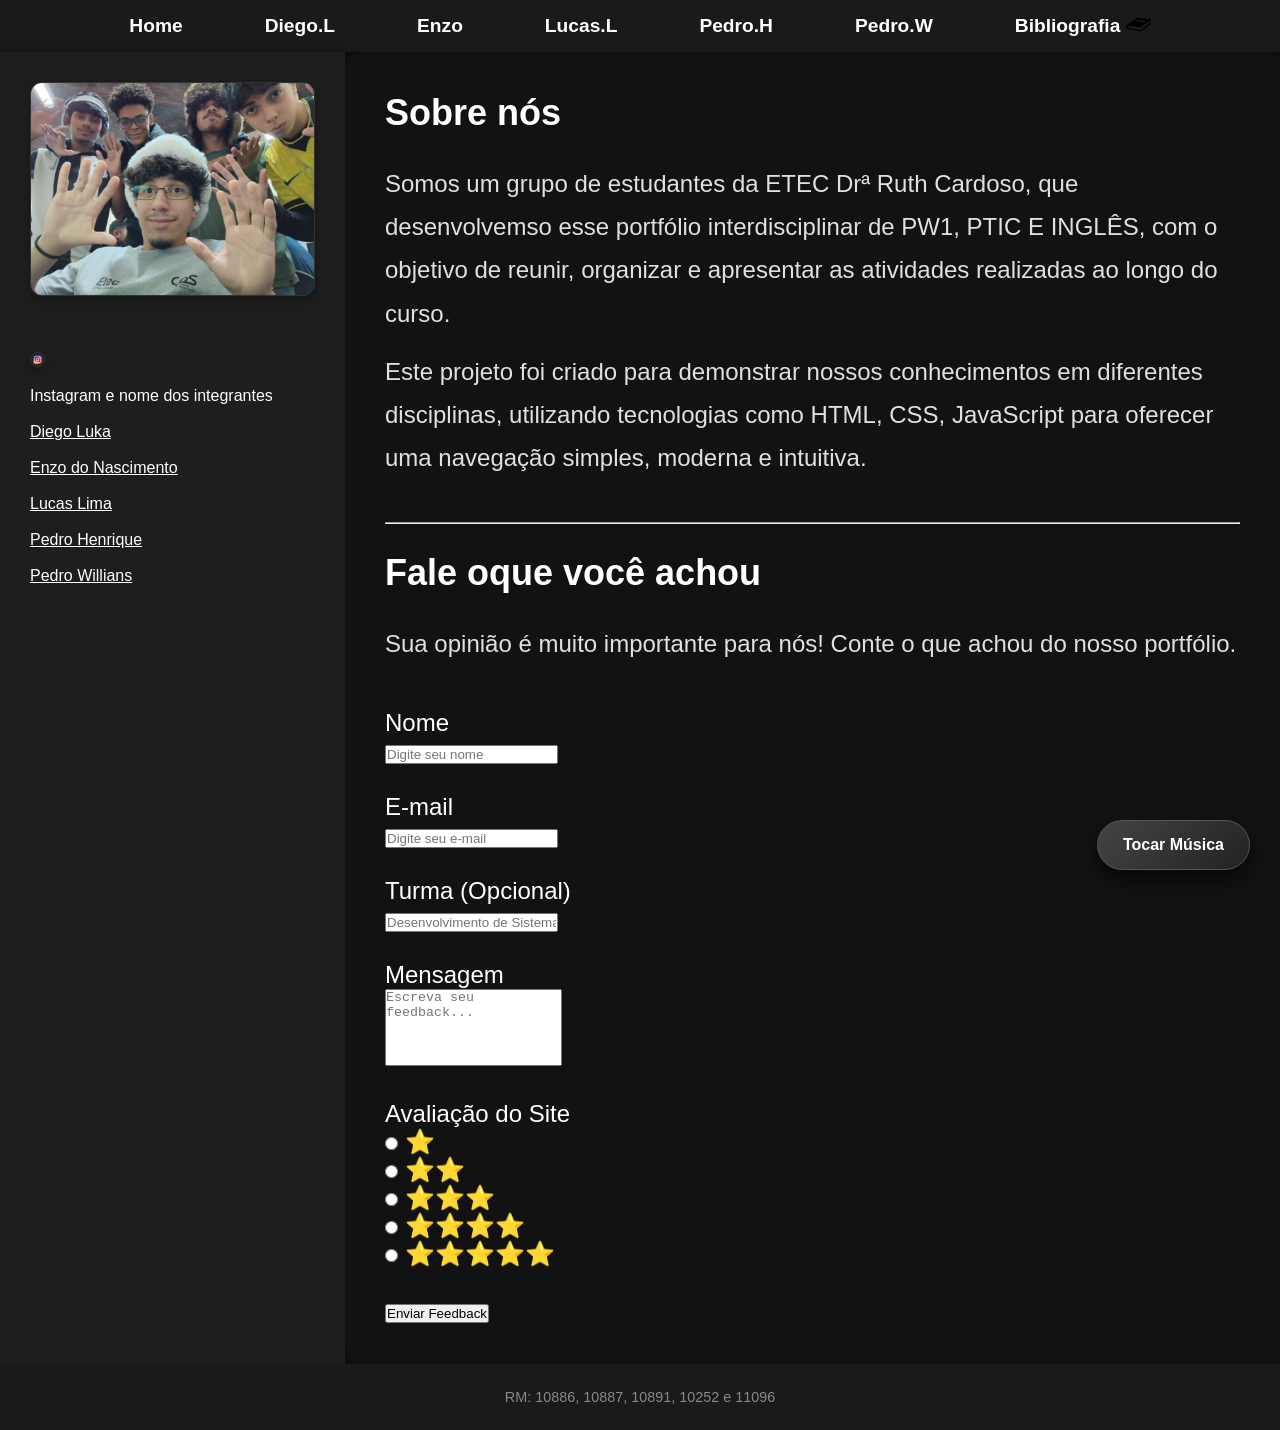
<file: index.html>
<!DOCTYPE html>
<html lang="pt-BR">
<head>
    <meta charset="UTF-8">
    <meta name="viewport" content="width=device-width, initial-scale=1.0">
    <title>Trabalho Interdiciplinar</title>

    <link rel="stylesheet" href="style.css">

    <link rel="stylesheet" href="Lucas_Lima/stylelucas.css">

</head>
<body>

     <nav>
        <ul>
            <li><a href="index.html">Home</a></li>
            <li><a href="Diego_Luka/pag1.html" >Diego.L</a></li>
            <li><a href="Enzo/pag2.html">Enzo</a></li>
            <li><a href="Lucas_Lima/pag3.html">Lucas.L</a></li>
            <li><a href="Pedro_Henrique/pag4.html">Pedro.H</a></li>
            <li><a href="Pedro_Wilians/pag5.html">Pedro.W</a></li>
            <li><a href="bibliografia/pag6.html">Bibliografia 
            <img src="book.png" alt="Logo" width="25" height="15" class="d-inline-block align-text-top"></a>
            <div class="container-fluid"> </div></li>
        </ul>
     </nav>

        <div class="container">
        <aside>
            <img src="galerinha.jpeg"> <br><br>
            <img src="Insta.png" class="insta">Instagram e nome dos integrantes<br><br>
            <a href="https://www.instagram.com/_olderror/" target="_blank" style="color: #FFFFFF; text-decoration: underline;">Diego Luka</a><br><br>
            <a href="https://www.instagram.com/nascimento1x5/" target="_blank" style="color: #FFFFFF; text-decoration: underline;">Enzo do Nascimento</a><br><br>
            <a href="https://www.instagram.com/lucasamostrado/" target="_blank" style="color: #FFFFFF; text-decoration: underline;">Lucas Lima</a><br><br>
            <a href="https://www.instagram.com/olc.ph/" target="_blank" style="color: #FFFFFF; text-decoration: underline;">Pedro Henrique</a><br><br>
            <a href="https://www.instagram.com/pedro28willians/" target="_blank" style="color: #FFFFFF; text-decoration: underline;">Pedro Willians</a><br><br>
        </aside>
        
<main>

    <h2>Sobre nós</h2><br>
    <p>Somos um grupo de estudantes da ETEC Drª Ruth Cardoso, que desenvolvemso esse portfólio interdisciplinar de PW1, PTIC E INGLÊS, com o objetivo de reunir, organizar e apresentar as atividades realizadas ao longo do curso.</p>
    <p>Este projeto foi criado para demonstrar nossos conhecimentos em diferentes disciplinas, utilizando tecnologias como HTML, CSS, JavaScript para oferecer uma navegação simples, moderna e intuitiva.</p><br>
    
    <hr>
    <br>
    <form>


        <section class="container my-5" id="feedback">
        <div class="row justify-content-center">
        <div class="col-lg-8">

            <h2 class="text-center mb-3">Fale oque você achou</h2><br>
            <p class="text-center text-muted mb-4">Sua opinião é muito importante para nós! Conte o que achou do nosso portfólio.</p><br>

            <form>
                <div class="mb-3">
                    <label for="nome" class="form-label">Nome</label><br>
                    <input type="text" class="form-control" id="nome" placeholder="Digite seu nome" required>
                </div><br>
                <div class="mb-3">
                    <label for="email" class="form-label">E-mail</label><br>
                    <input type="email" class="form-control" id="email" placeholder="Digite seu e-mail" required>
                </div><br>
                <div class="mb-3">
                    <label for="turma" class="form-label">Turma (Opcional)</label><br>
                    <input type="text" class="form-control" id="turma" placeholder="Desenvolvimento de Sistemas" >
                </div><br>
                <div class="mb-3">
                    <label for="mensagem" class="form-label">Mensagem</label><br>
                    <textarea class="form-control" id="mensagem" rows="5" placeholder="Escreva seu feedback..." required style="resize: none;"></textarea>
                </div><br>
                <div class="mb-4">
                    <label class="form-label d-block">Avaliação do Site</label>

                    <div class="form-check form-check-inline">
                        <input class="form-check-input" type="radio" name="avaliacao" id="estrela1" value="1" required>
                        <label class="form-check-label" for="estrela1">⭐</label>
                    </div>
                    <div class="form-check form-check-inline">
                        <input class="form-check-input" type="radio" name="avaliacao" id="estrela2" value="2">
                        <label class="form-check-label" for="estrela2">⭐⭐</label>
                    </div>
                    <div class="form-check form-check-inline">
                        <input class="form-check-input" type="radio" name="avaliacao" id="estrela3" value="3">
                        <label class="form-check-label" for="estrela3">⭐⭐⭐</label>
                    </div>
                    <div class="form-check form-check-inline">
                        <input class="form-check-input" type="radio" name="avaliacao" id="estrela4" value="4">
                        <label class="form-check-label" for="estrela4">⭐⭐⭐⭐</label>
                    </div>
                    <div class="form-check form-check-inline">
                        <input class="form-check-input" type="radio" name="avaliacao" id="estrela5" value="5">
                        <label class="form-check-label" for="estrela5">⭐⭐⭐⭐⭐</label><br>
                    </div>
                </div><br>

                <div class="d-grid">
                    <button type="submit" class="btn btn-primary btn-lg">
                        Enviar Feedback
                    </button>
    </div>
    </form>
    </div>
    </div>
    </section>

    </form>

    <!-- Botão da música -->
<button id="btnMusica" class="musica-btn">
    Tocar Música
</button>

<!-- Áudio -->
<audio id="musica" loop>
    <source src="musica_fundo_site.mp3" type="audio/mpeg">
    Seu navegador não suporta áudio.
</audio>

<script src="script.js"></script>

</main>
  
     </div>

     <footer>RM: 10886, 10887, 10891, 10252 e 11096 </footer>

</body>
</html>
</file>
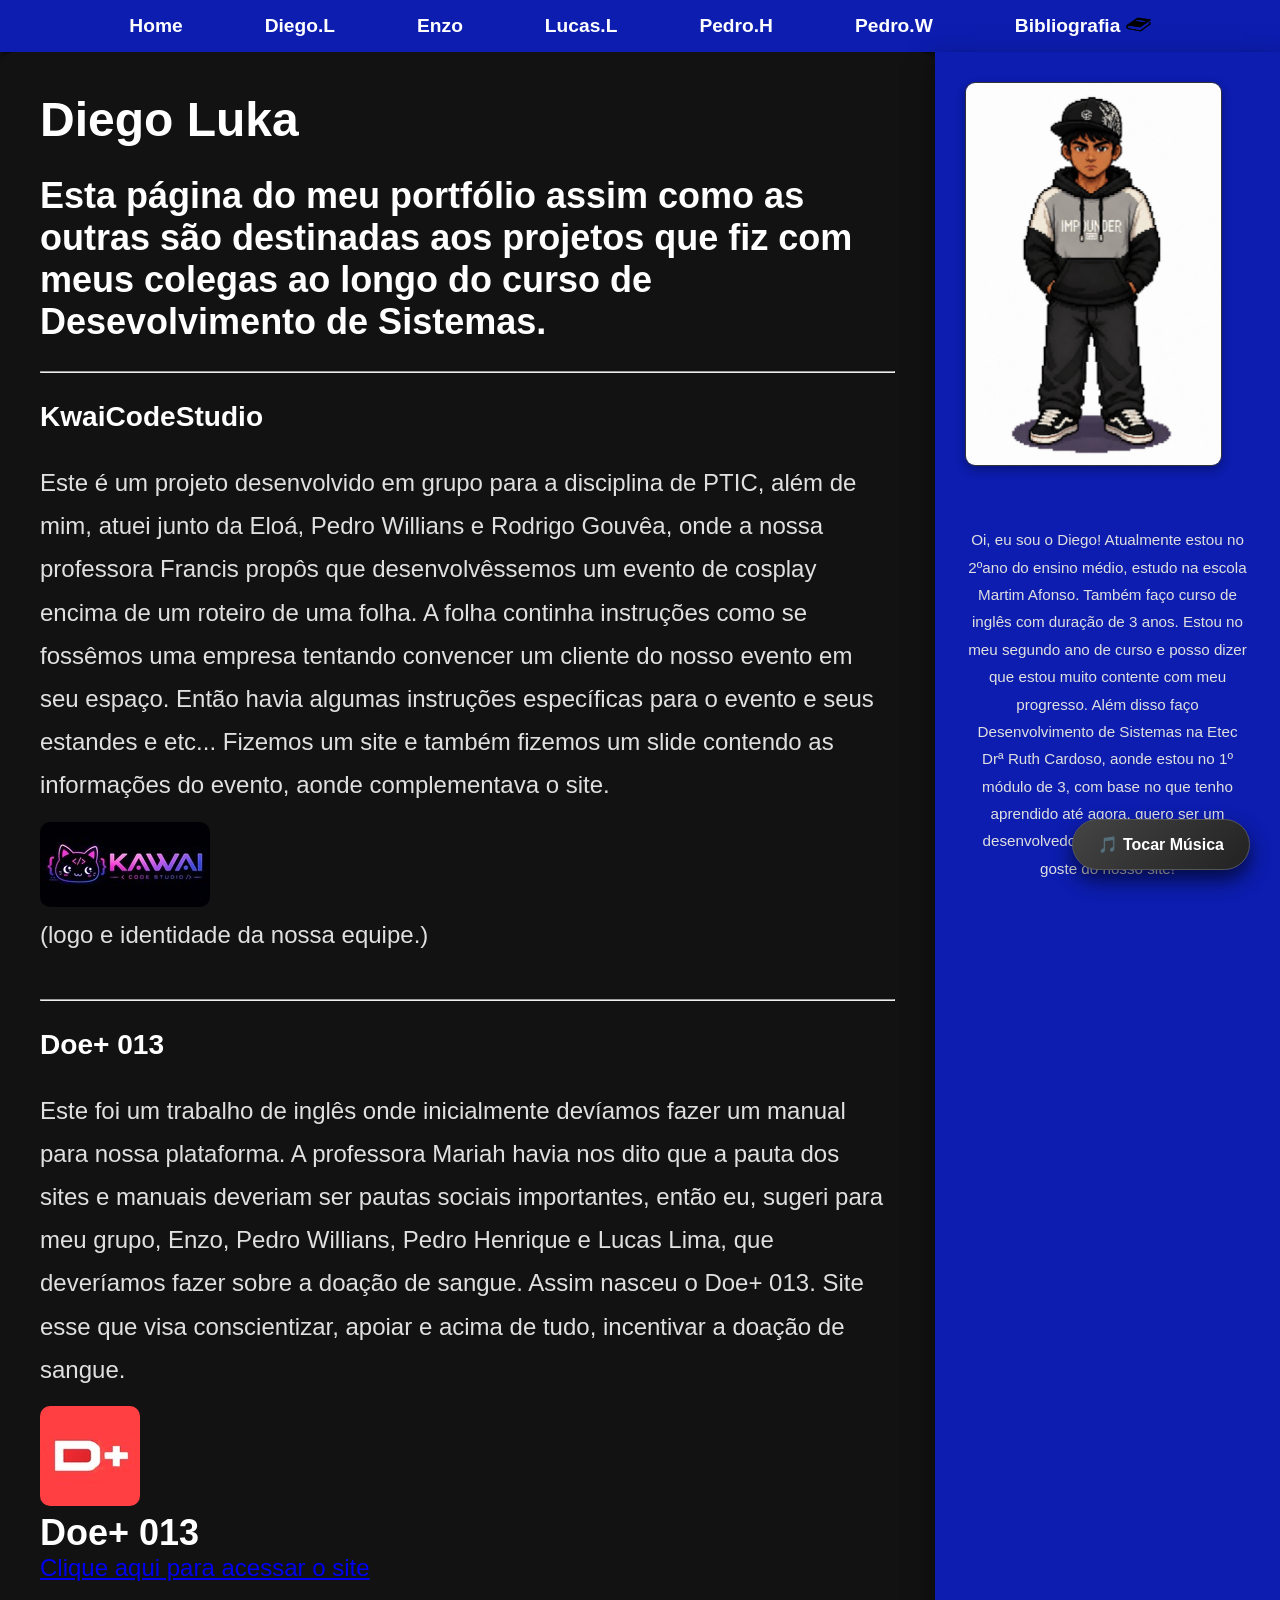
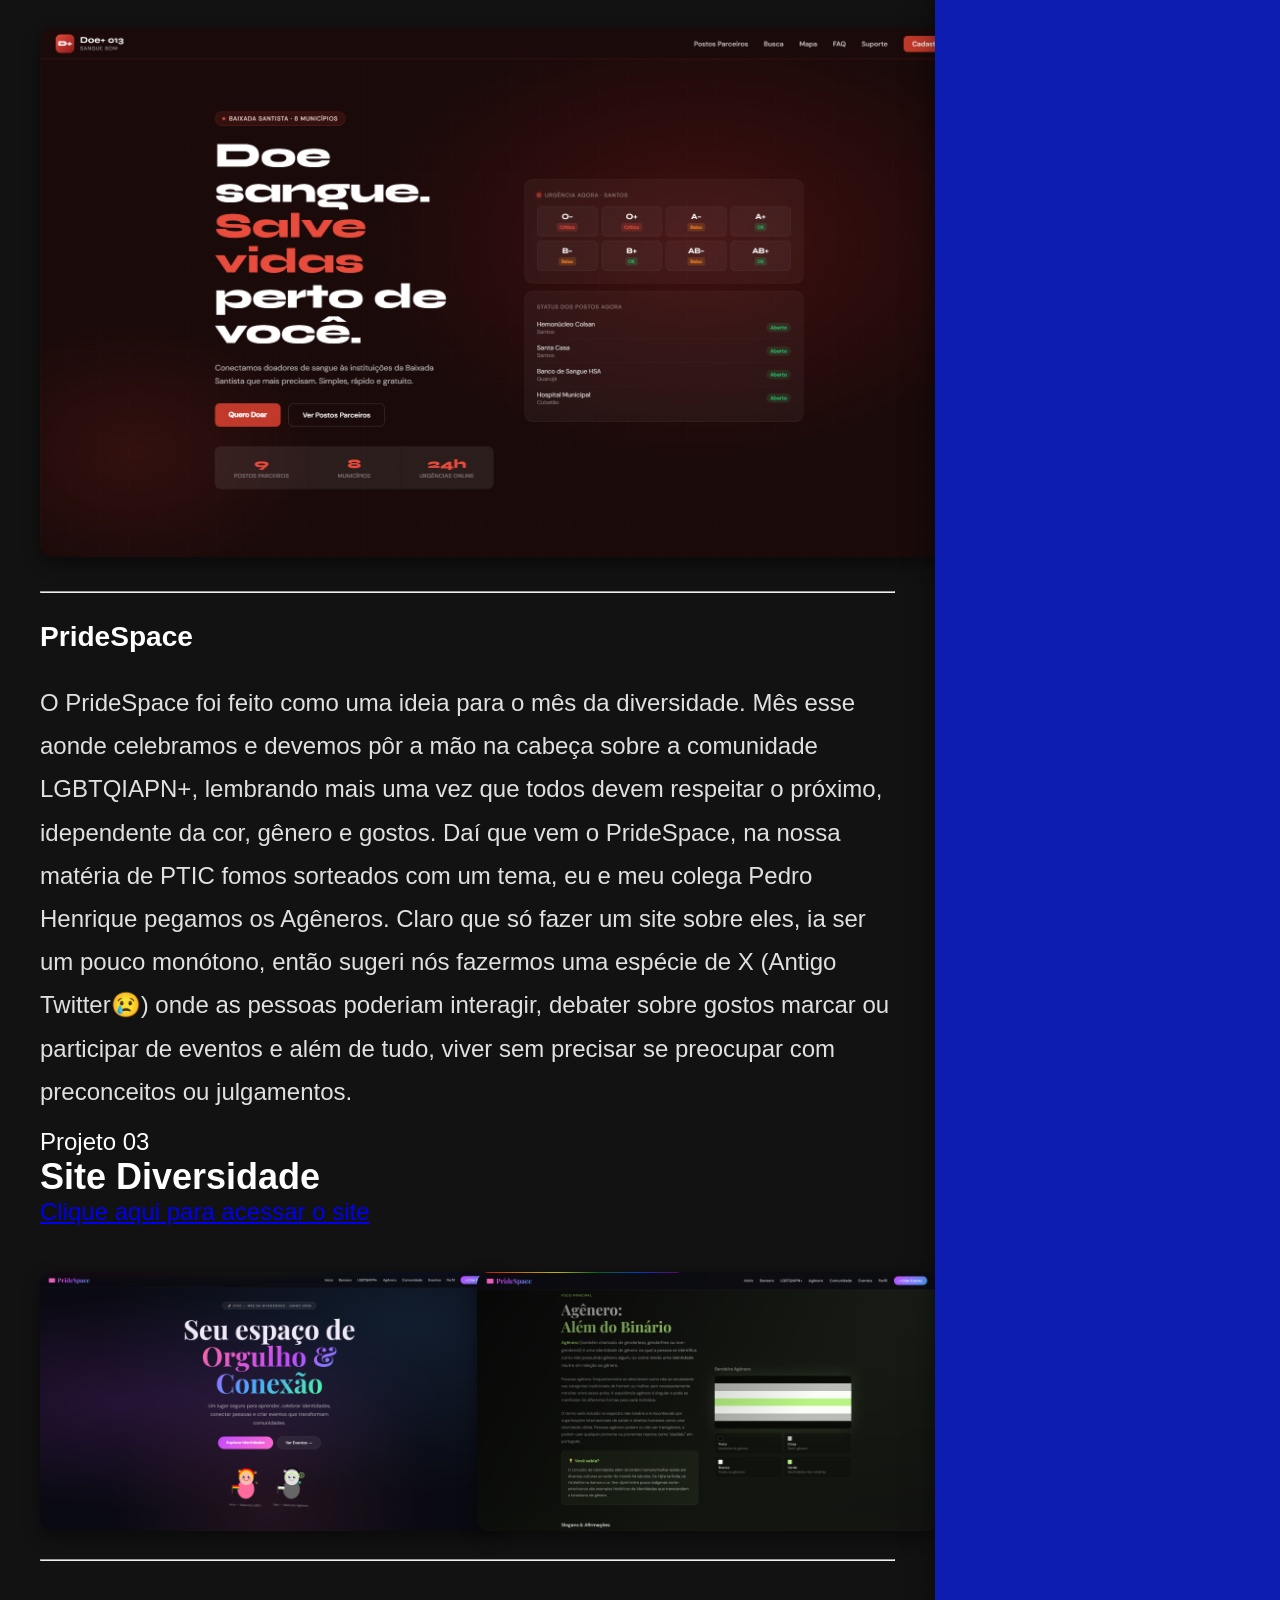
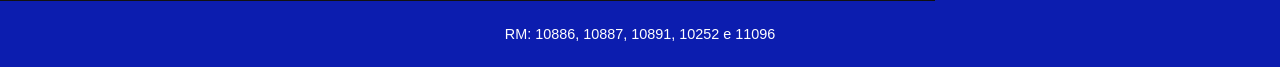
<file: Diego_Luka/pag1.html>
<!DOCTYPE html>
<html lang="pt-BR">
<head>
    <meta charset="UTF-8">
    <meta name="viewport" content="width=device-width, initial-scale=1.0">
    <title>Diego Luka</title>
    <link rel="stylesheet" href="..\style.css">
    <link rel="stylesheet" href="stylediego.css">
</head>
<body>

    <nav>

        <ul>
            <li><a href="..\index.html">Home</a></li>
            <li><a href="..\Diego_Luka/pag1.html">Diego.L</a></li>
            <li><a href="..\Enzo/pag2.html">Enzo</a></li>
            <li><a href="..\Lucas_Lima/pag3.html">Lucas.L</a></li>
            <li><a href="..\Pedro_Henrique/pag4.html">Pedro.H</a></li>
            <li><a href="..\Pedro_Wilians/pag5.html">Pedro.W</a></li>
             <li><a href="..\bibliografia/pag6.html">Bibliografia 
            <img src="book.png" alt="Logo" width="25" height="15" class="d-inline-block align-text-top"></a>
            
            <div class="container-fluid"> </div></li>
            
        </ul>
    </nav>

    <div class="container">
        <main>
            <h1>Diego Luka</h1><br>
            <h2>Esta página do meu portfólio assim como as outras são destinadas aos projetos que fiz com meus colegas ao longo do curso de Desevolvimento de Sistemas.</h2><br><hr><br>
            <h3>KwaiCodeStudio</h3><br>
            <p>Este é um projeto desenvolvido em grupo para a disciplina de PTIC, além de mim, atuei junto da Eloá, Pedro Willians e Rodrigo Gouvêa, onde a nossa professora Francis propôs que desenvolvêssemos um evento de cosplay encima de um roteiro de uma folha. A folha continha instruções como se fossêmos uma empresa tentando convencer um cliente do nosso evento em seu espaço. Então havia algumas instruções específicas para o evento e seus estandes e etc... Fizemos um site e também fizemos um slide contendo as informações do evento, aonde complementava o site.</p> 
            <div class="card1">
            <img src="logo_cosplay.png.jpeg" alt="Logo KwaiCodeStudio">
            </div>
            <p>(logo e identidade da nossa equipe.) </p> <br><hr><br>
            <h3>Doe+ 013</h3><br>
            <p>Este foi um trabalho de inglês onde inicialmente devíamos fazer um manual para nossa plataforma. A professora Mariah havia nos dito que a pauta dos sites e manuais deveriam ser pautas sociais importantes, então eu, sugeri para meu grupo, Enzo, Pedro Willians, Pedro Henrique e Lucas Lima, que deveríamos fazer sobre a doação de sangue. Assim nasceu o Doe+ 013. Site esse que visa conscientizar, apoiar e acima de tudo, incentivar a doação de sangue.</p>
            <div class="doe">
            <img src="Doe+_logo.png.jpeg" alt="Logo Doe+ 013">
            </div>
            <h2>Doe+ 013</h2>
             <a href="https://sanguebom.vercel.app/">Clique aqui para acessar o site</a><br><br>
             <div class="Doemais">
                <img src="Doe+.png">
            <br><br><hr><br>
            <h3>PrideSpace</h3><br>
            <p>O PrideSpace foi feito como uma ideia para o mês da diversidade. Mês esse aonde celebramos e devemos pôr a mão na cabeça sobre a comunidade LGBTQIAPN+, lembrando mais uma vez que todos devem respeitar o próximo, idependente da cor, gênero e gostos. Daí que vem o PrideSpace, na nossa matéria de PTIC fomos sorteados com um tema, eu e meu colega Pedro Henrique pegamos os Agêneros. Claro que só fazer um site sobre eles, ia ser um pouco monótono, então sugeri nós fazermos uma espécie de X (Antigo Twitter😢) onde as pessoas poderiam interagir, debater sobre gostos marcar ou participar de eventos e além de tudo, viver sem precisar se preocupar com preconceitos ou julgamentos.</p>

            <span class="eyebrow">Projeto 03</span>
            <h2>Site Diversidade</h2>
            <a href="https://jun-diversidade.vercel.app/">Clique aqui para acessar o site</a><br><br>
            <div class="Diversidade">
                <img src="jundiversidade01.png">
                <img src="jundiversidade02.png">
            </div><br><hr>
            
        </main>

        <aside>
            <div class="card">
            <img src="Pixdiego.jpeg">
            </div><br><br>
            <p>Oi, eu sou o Diego!

                Atualmente estou no 2ºano do ensino médio, estudo na escola Martim Afonso. Também faço curso de inglês com duração de 3 anos. Estou no meu segundo ano de curso e posso dizer que estou muito contente com meu progresso.

                Além disso faço Desenvolvimento de Sistemas na Etec Drª Ruth Cardoso, aonde estou no 1º módulo de 3, com base no que tenho aprendido até agora, quero ser um desenvolvedor front-end. Espero que goste do nosso site!
            </p>
        </aside>

    </div>

    <footer>RM: 10886, 10887, 10891, 10252 e 11096</footer>

        <!-- Botão da música -->
<button id="btnMusica" class="musica-btn">
    🎵 Tocar Música
</button>

<!-- Áudio -->
<audio id="musica" loop>
    <source src="musica_fundo_site.mp3" type="audio/mpeg">
    Seu navegador não suporta áudio.
</audio>

<script src="scriptdiego.js"></script>

</body>
</html>
</file>
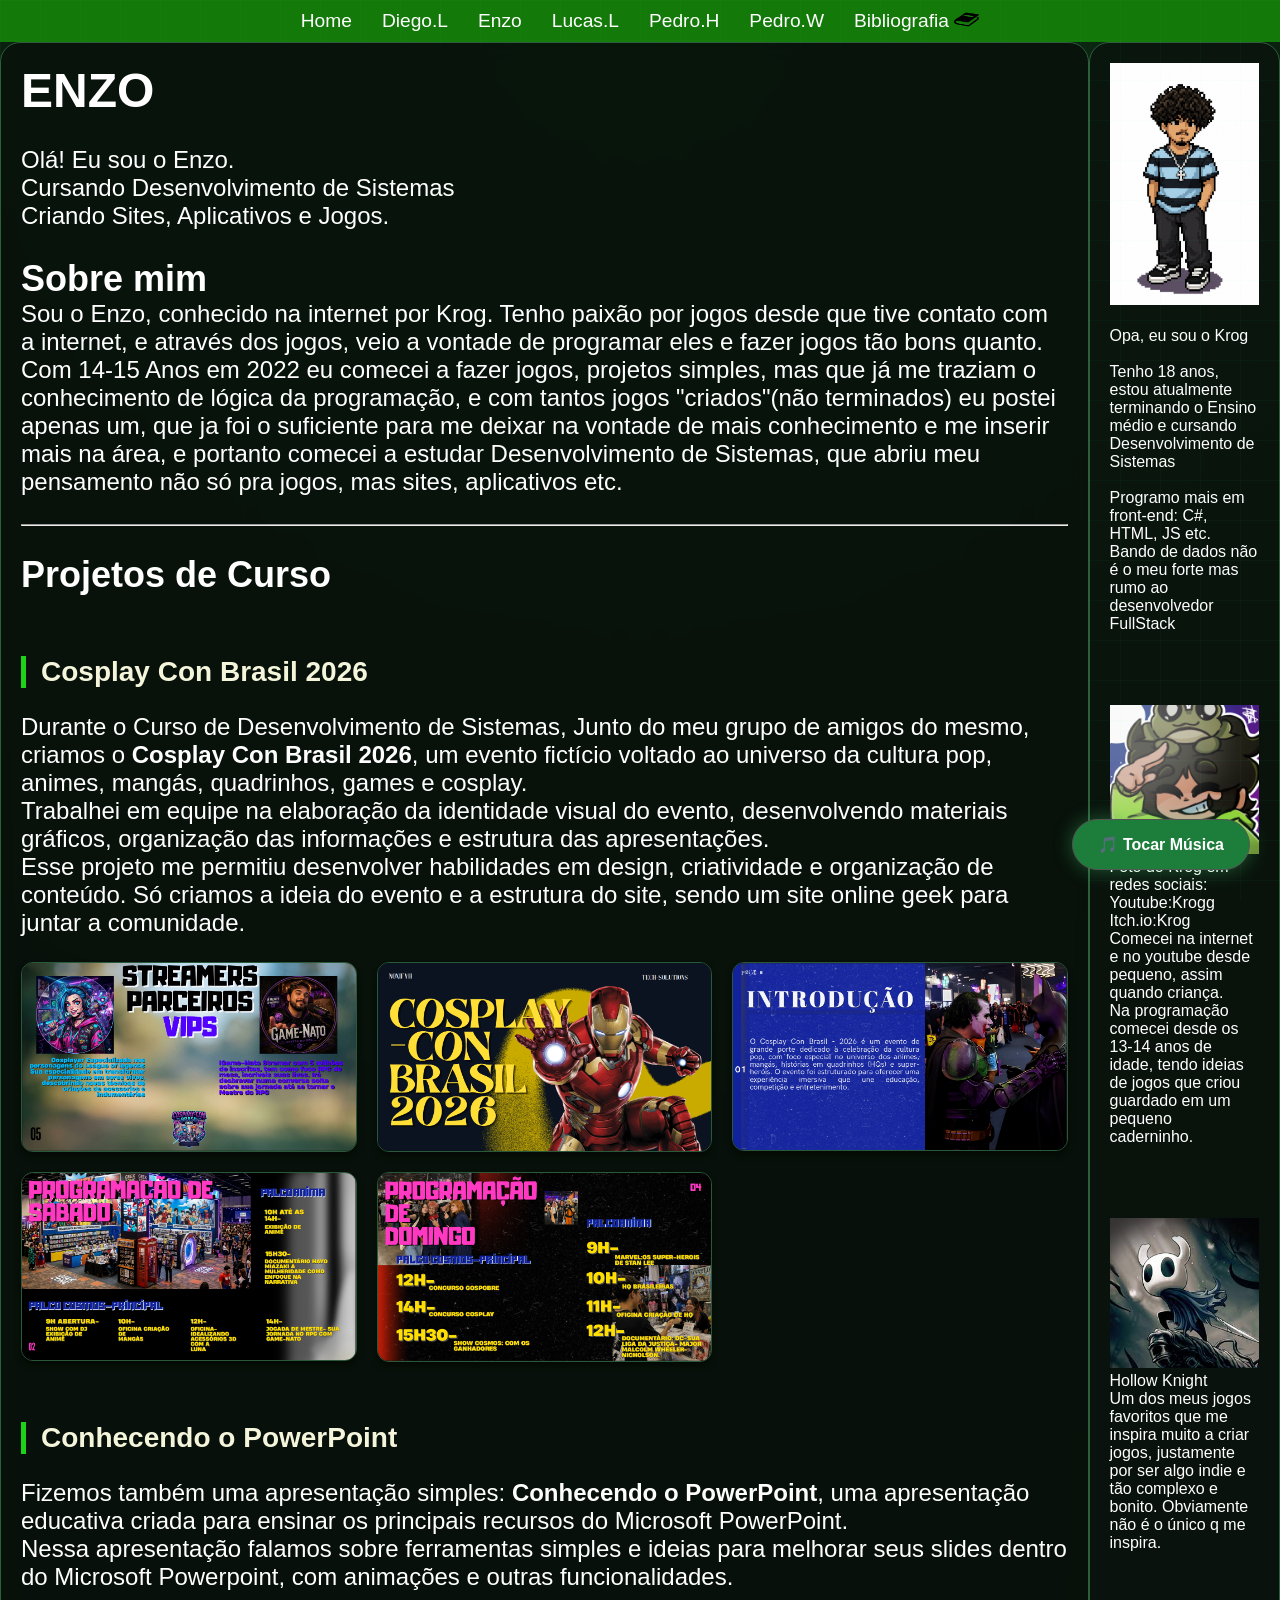
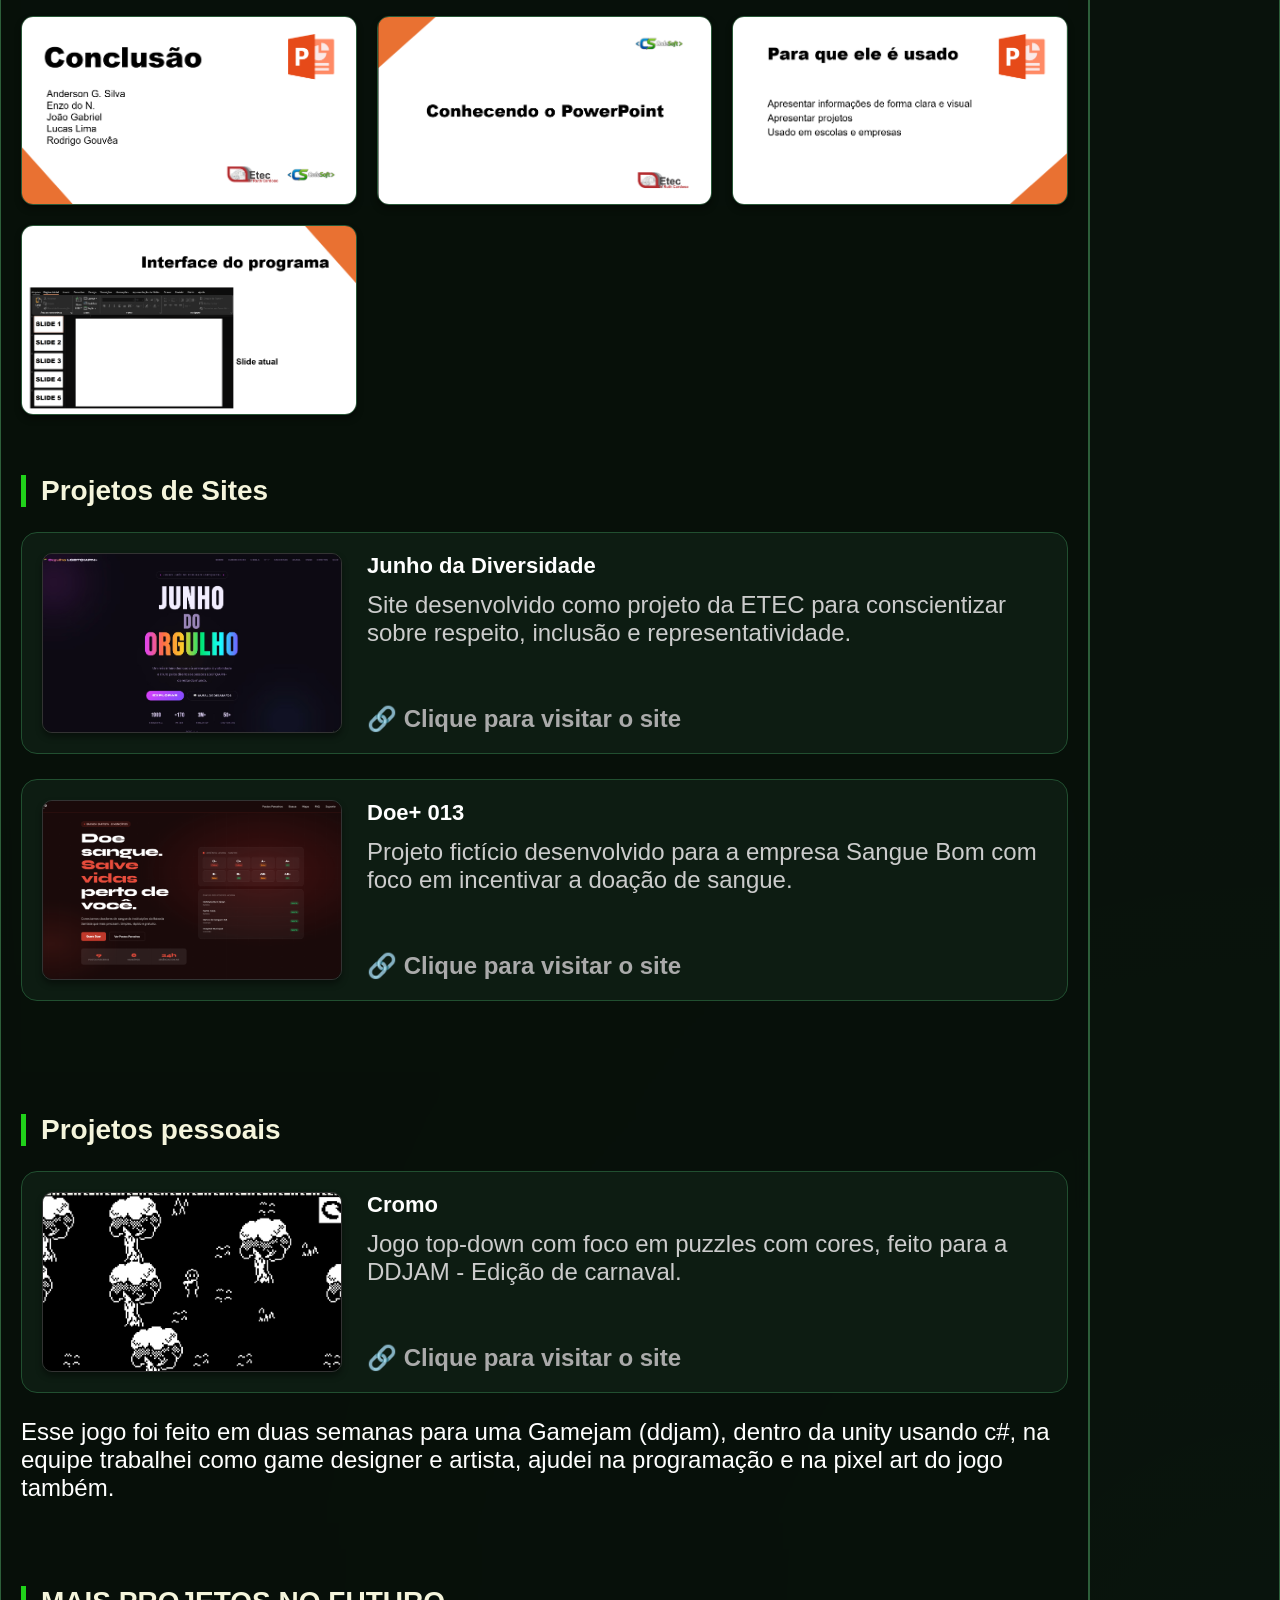
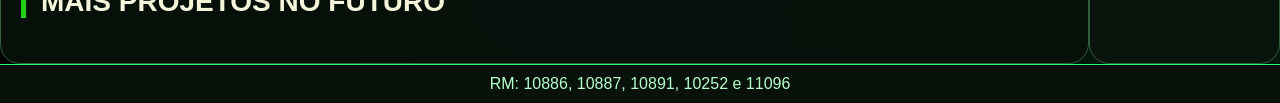
<file: Enzo/pag2.html>
<!DOCTYPE html>
<html lang="pt-BR">
<head>
    <meta charset="UTF-8">
    <meta name="viewport" content="width=device-width, initial-scale=1.0">
    <title>Enzo</title>
    <link rel="stylesheet" href="styleenzo.css">
    <link rel="stylesheet" href="..\style.css">
</head>
<body>
    
    <nav>

        <ul>
            <li><a href="..\index.html">Home</a></li>
            <li><a href="..\Diego_Luka/pag1.html">Diego.L</a></li>
            <li><a href="..\Enzo/pag2.html">Enzo</a></li>
            <li><a href="..\Lucas_Lima/pag3.html">Lucas.L</a></li>
            <li><a href="..\Pedro_Henrique/pag4.html">Pedro.H</a></li>
            <li><a href="..\Pedro_Wilians/pag5.html">Pedro.W</a></li>
            <li><a href="..\bibliografia/pag6.html">Bibliografia 
            <img src="book.png" alt="Logo" width="25" height="15" class="d-inline-block align-text-top"></a>
            <div class="container-fluid"> </div></li>
        </ul>
    </nav>

    <div class="container">
        <main>
            <h1>ENZO</h1><br>
            <p>Olá! Eu sou o Enzo.</p>
            <h6></h6>
            <p>Cursando Desenvolvimento de Sistemas</p>
            <p>Criando Sites, Aplicativos e Jogos.</p>
            <br>
            <h2>Sobre mim</h2>
            <p id="1">
                Sou o Enzo, conhecido na internet por Krog. Tenho paixão por jogos desde que tive contato com a internet,
                e através dos jogos, veio a vontade de programar eles e fazer jogos tão bons quanto.
                Com 14-15 Anos em 2022 eu comecei a fazer jogos, projetos simples, mas que já me traziam o conhecimento de lógica da programação, e com tantos jogos "criados"(não terminados)
                eu postei apenas um, que ja foi o suficiente para me deixar na vontade de mais conhecimento e me inserir mais na área, e portanto comecei a estudar Desenvolvimento de Sistemas,
                que abriu meu pensamento não só pra jogos, mas sites, aplicativos etc.
            </p>
            <br>
            <hr>
            <br>
            <h2>Projetos de Curso</h2>
            <section class="projeto">
                <h2>Cosplay Con Brasil 2026</h2>

                <p>Durante o Curso de Desenvolvimento de Sistemas, Junto do meu grupo de amigos do mesmo, criamos o <strong>Cosplay Con Brasil 2026</strong>, um evento fictício voltado ao universo da cultura pop, animes, mangás, quadrinhos, games e cosplay.</p>

                <p>Trabalhei em equipe na elaboração da identidade visual do evento, desenvolvendo materiais gráficos, organização das informações e estrutura das apresentações.</p>

                <p>Esse projeto me permitiu desenvolver habilidades em design, criatividade e organização de conteúdo. Só criamos a ideia do evento e a estrutura do site, sendo um site online geek para juntar a comunidade.</p>

                <div class="galeria-evento">
                    <img src="imagens/cosplay1.png" alt="">
                    <img src="imagens/cosplay2.png" alt="">
                    <img src="imagens/cosplay3.png" alt="">
                    <img src="imagens/cosplay4.png" alt="">
                    <img src="imagens/cosplay5.png" alt="">
                </div>
            </section>

            <section class="projeto">
                <h2>Conhecendo o PowerPoint</h2>

                <p>Fizemos também uma apresentação simples: <strong>Conhecendo o PowerPoint</strong>, uma apresentação educativa criada para ensinar os principais recursos do Microsoft PowerPoint.</p>

                <p>Nessa apresentação falamos sobre ferramentas simples e ideias para melhorar seus slides dentro do Microsoft Powerpoint, com animações e outras funcionalidades.</p>

                <div class="galeria-evento">
                    <img src="imagens/conhecendo1.png" alt="">
                    <img src="imagens/conhecendo2.png" alt="">
                    <img src="imagens/conhecendo3.png" alt="">
                    <img src="imagens/conhecendo4.png" alt="">
                </div>
            </section>

            <section class="projeto">
                <h2>Projetos de Sites</h2>

                <a class="projeto-card" href="https://parada-lgbtqiapn-de-junho.vercel.app/" target="_blank">
                    <img src="imagens/lgbt.jpeg" alt="">
                    <div class="projeto-info">
                        <h3>Junho da Diversidade</h3>
                        <p>Site desenvolvido como projeto da ETEC para conscientizar sobre respeito, inclusão e representatividade.</p>
                        <span>🔗 Clique para visitar o site</span>
                    </div>
                </a>

                <a class="projeto-card" href="https://sanguebom.vercel.app/" target="_blank">
                    <img src="imagens/Doe.png" alt="">
                    <div class="projeto-info">
                        <h3>Doe+ 013</h3>
                        <p>Projeto fictício desenvolvido para a empresa Sangue Bom com foco em incentivar a doação de sangue.</p>
                        <span>🔗 Clique para visitar o site</span>
                    </div>
                </a>

            </section>
            <br>
             <section class="projeto">
                <h2>Projetos pessoais</h2>

                <a class="projeto-card" href="https://victorduck.itch.io/cromo" target="_blank">
                    <img src="imagens/cromo.jpeg" alt="">
                    <div class="projeto-info">
                        <h3>Cromo</h3>
                        <p>Jogo top-down com foco em puzzles com cores, feito para a DDJAM - Edição de carnaval.</p>
                        <span>🔗 Clique para visitar o site</span>
                    </div>
                </a>

                <p>Esse jogo foi feito em duas semanas para uma Gamejam (ddjam), dentro da unity usando c#, na equipe trabalhei como game designer e artista, ajudei na programação e na pixel art do jogo também.</p>
<br><br><br>
                <h2>MAIS PROJETOS NO FUTURO</h2>
            </section>


        </main>

        <aside>
            <img src="Pixenzo.jpeg"><br><br>
            <p>Opa, eu sou o Krog</p><br>
            <p>Tenho 18 anos, estou atualmente terminando o Ensino médio e cursando Desenvolvimento de Sistemas</p><br>
            <p>Programo mais em front-end: C#, HTML, JS etc. Bando de dados não é o meu forte mas rumo ao desenvolvedor FullStack</p>
<br><br><br><br>

            <img src="imagens/krogcanal.png">
            <p>Foto do Krog em redes sociais:</p>
            <p>Youtube:Krogg</p>
            <p>Itch.io:Krog</p>
            <p>Comecei na internet e no youtube desde pequeno, assim quando criança.</p>
            <p>Na programação comecei desde os 13-14 anos de idade, tendo ideias de jogos que criou guardado em um pequeno caderninho.</p>
<br><br><br><br>

            <img src="imagens/hk.jpg">
            <p>Hollow Knight</p>
            <p>Um dos meus jogos favoritos que me inspira muito a criar jogos, justamente por ser algo indie e tão complexo e bonito. Obviamente não é o único q me inspira. </p>
        </aside>

    </div>

    <footer>RM: 10886, 10887, 10891, 10252 e 11096</footer>

       <!-- Botão da música -->
<button id="btnMusica" class="musica-btn">
    🎵 Tocar Música
</button>

<!-- Áudio -->
<audio id="musica" loop>
    <source src="musica_fundo_site.mp3" type="audio/mpeg">
    Seu navegador não suporta áudio.
</audio>

<script src="scriptenzo.js"></script>


</body>
</html>
</file>
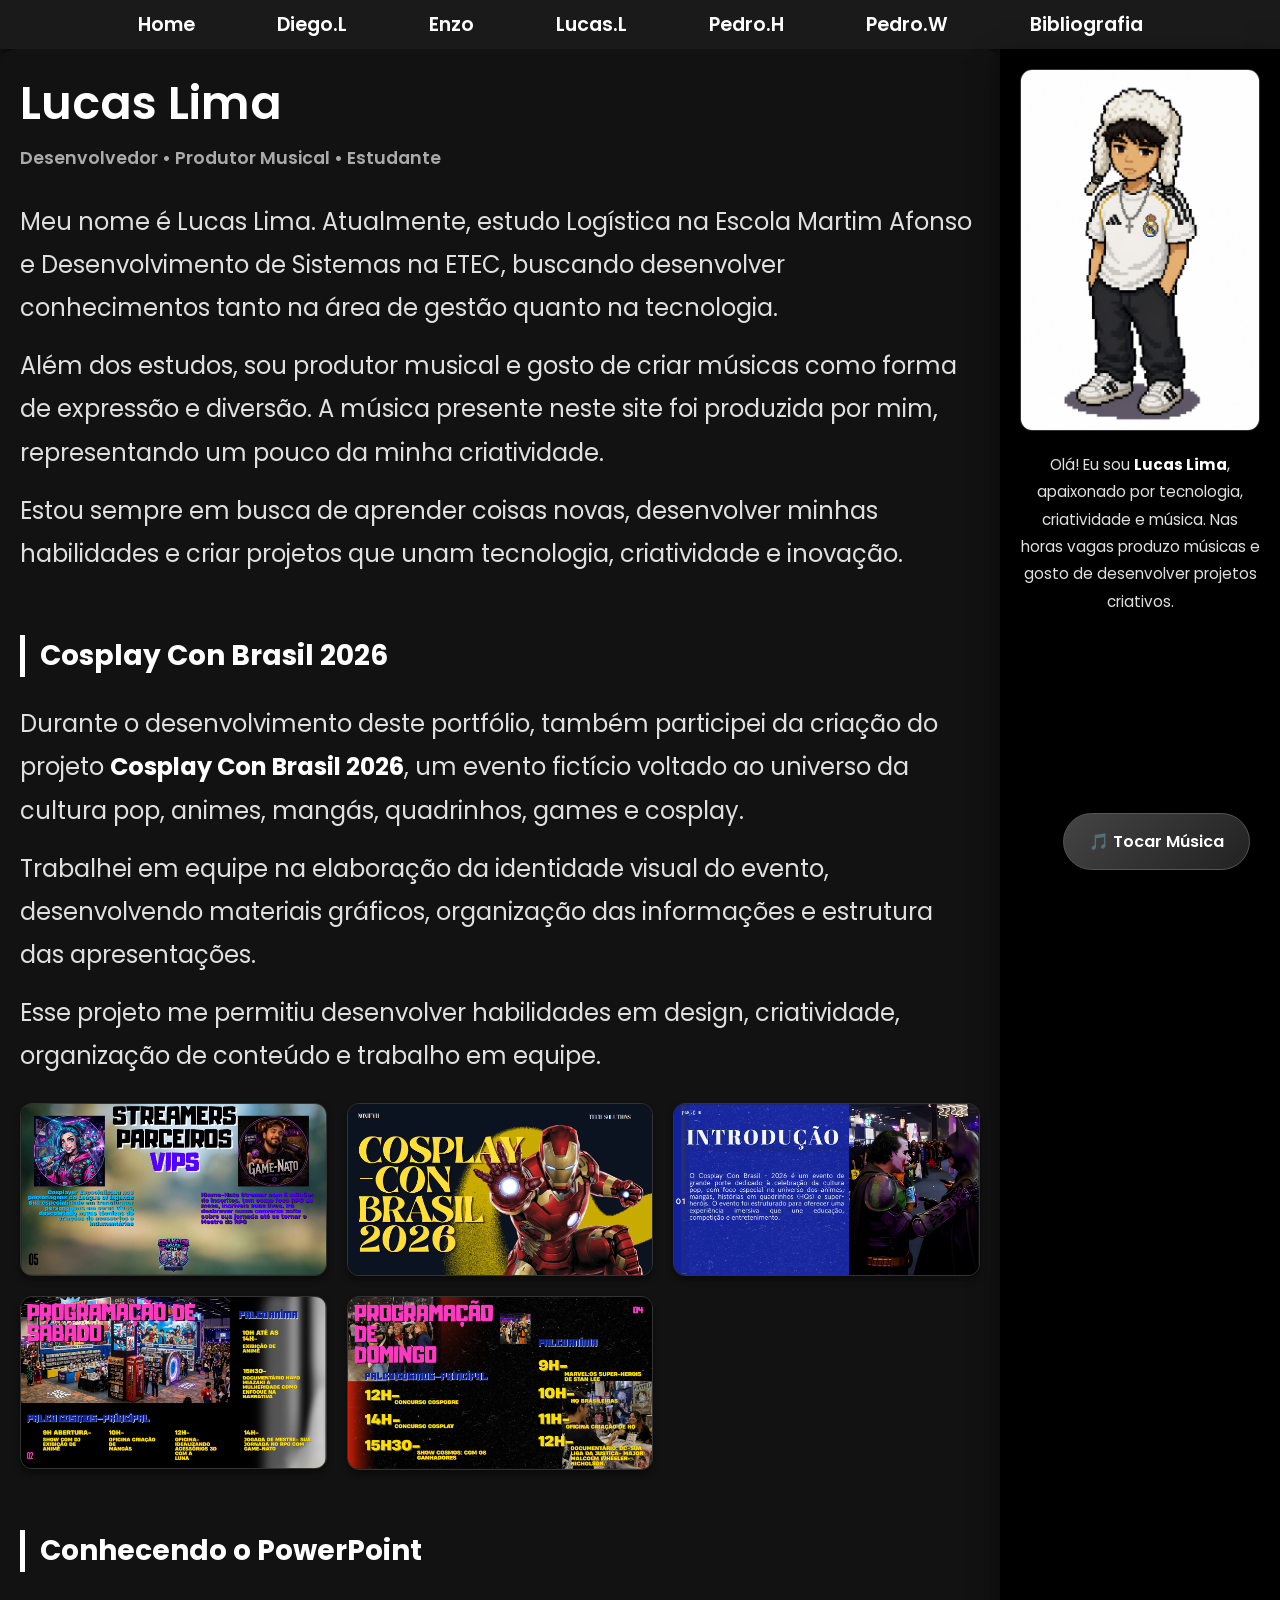
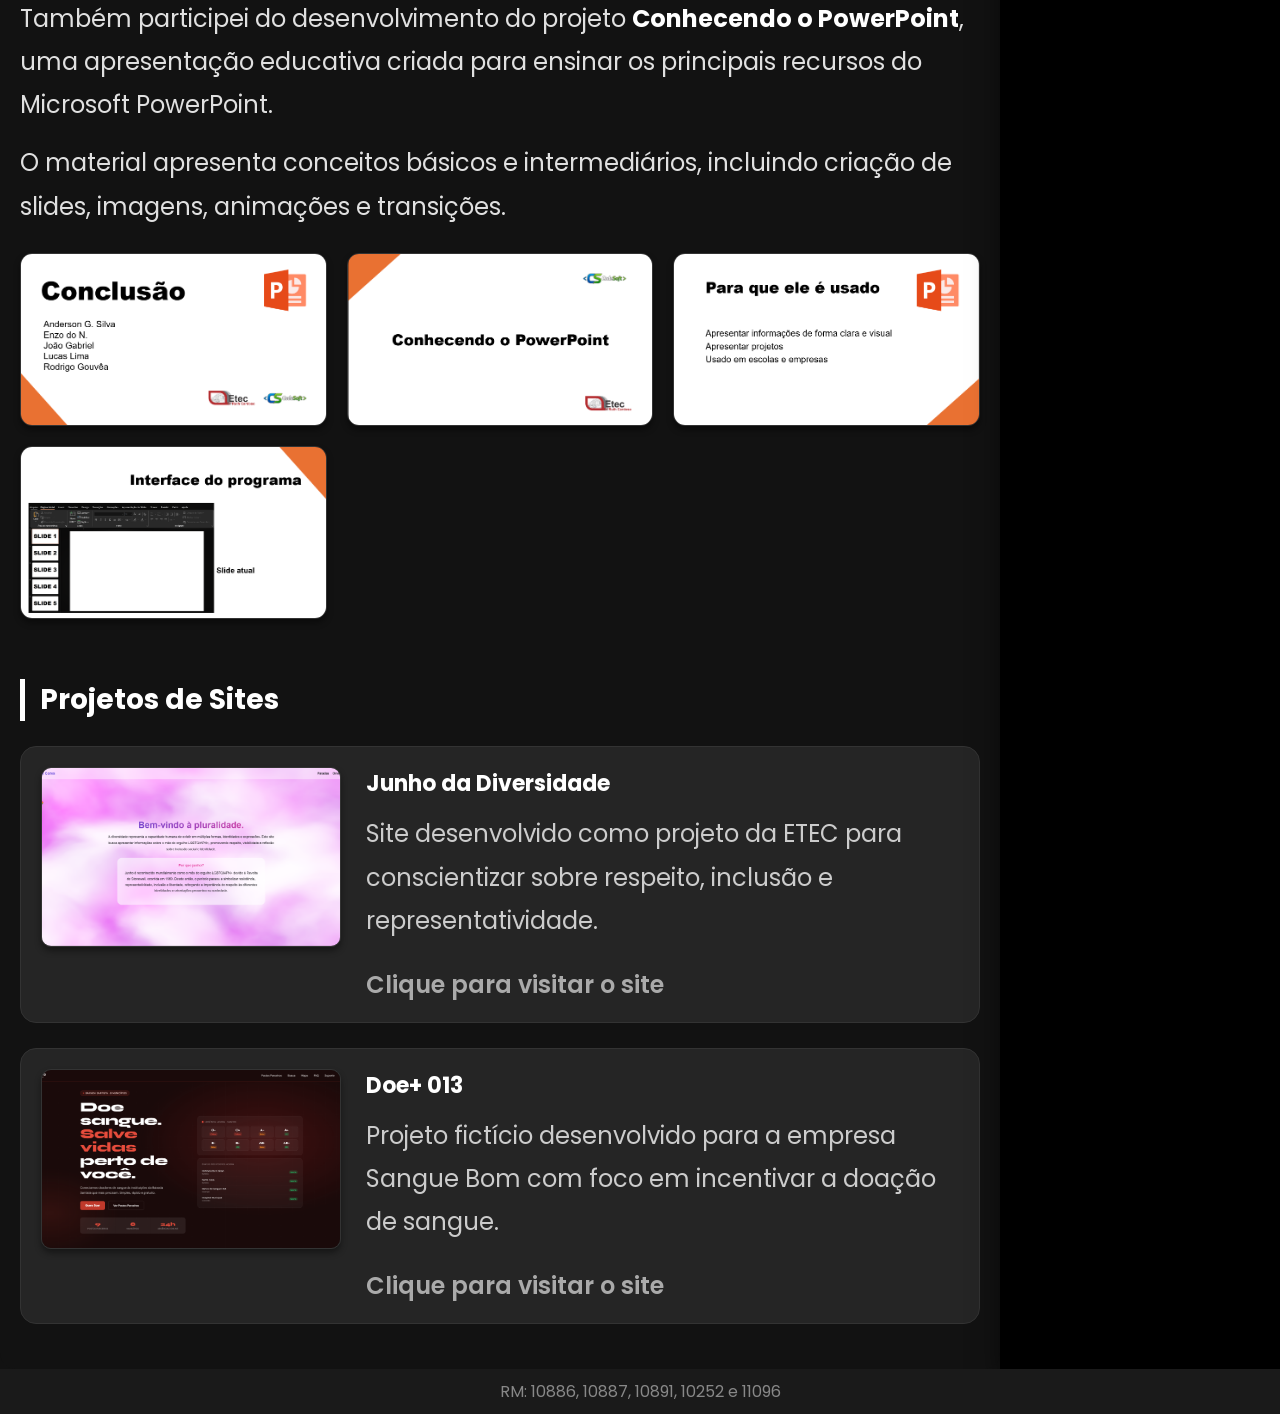
<file: Lucas_Lima/pag3.html>
<!DOCTYPE html>
<html lang="pt-BR">
<head>
<meta charset="UTF-8">
<meta name="viewport" content="width=device-width, initial-scale=1.0">
<title>Lucas Lima - Portfólio</title>
<link href="https://fonts.googleapis.com/css2?family=Poppins:wght@300;400;600&display=swap" rel="stylesheet">
<link rel="stylesheet" href="stylelucas.css">
<link rel="stylesheet" href="../style.css">
</head>
<body>

<nav>
<ul>
<li><a href="../index.html">Home</a></li>
<li><a href="../Diego_Luka/pag1.html">Diego.L</a></li>
<li><a href="../Enzo/pag2.html">Enzo</a></li>
<li><a href="../Lucas_Lima/pag3.html">Lucas.L</a></li>
<li><a href="../Pedro_Henrique/pag4.html">Pedro.H</a></li>
<li><a href="../Pedro_Wilians/pag5.html">Pedro.W</a></li>
<li><a href="../bibliografia/pag6.html">Bibliografia</a></li>
</ul>
</nav>

<div class="container">

<main>

<section class="perfil">
<h1>Lucas Lima</h1>
<p class="subtitulo">Desenvolvedor • Produtor Musical • Estudante</p>

<p>Meu nome é Lucas Lima. Atualmente, estudo Logística na Escola Martim Afonso e Desenvolvimento de Sistemas na ETEC, buscando desenvolver conhecimentos tanto na área de gestão quanto na tecnologia.</p>

<p>Além dos estudos, sou produtor musical e gosto de criar músicas como forma de expressão e diversão. A música presente neste site foi produzida por mim, representando um pouco da minha criatividade.</p>

<p>Estou sempre em busca de aprender coisas novas, desenvolver minhas habilidades e criar projetos que unam tecnologia, criatividade e inovação.</p>
</section>

<section class="projeto">
<h2>Cosplay Con Brasil 2026</h2>

<p>Durante o desenvolvimento deste portfólio, também participei da criação do projeto <strong>Cosplay Con Brasil 2026</strong>, um evento fictício voltado ao universo da cultura pop, animes, mangás, quadrinhos, games e cosplay.</p>

<p>Trabalhei em equipe na elaboração da identidade visual do evento, desenvolvendo materiais gráficos, organização das informações e estrutura das apresentações.</p>

<p>Esse projeto me permitiu desenvolver habilidades em design, criatividade, organização de conteúdo e trabalho em equipe.</p>

<div class="galeria-evento">
<img src="CosplayConBrasil2026/cosplay1.png" alt="">
<img src="CosplayConBrasil2026/cosplay2.png" alt="">
<img src="CosplayConBrasil2026/cosplay3.png" alt="">
<img src="CosplayConBrasil2026/cosplay4.png" alt="">
<img src="CosplayConBrasil2026/cosplay5.png" alt="">
</div>
</section>

<section class="projeto">
<h2>Conhecendo o PowerPoint</h2>

<p>Também participei do desenvolvimento do projeto <strong>Conhecendo o PowerPoint</strong>, uma apresentação educativa criada para ensinar os principais recursos do Microsoft PowerPoint.</p>

<p>O material apresenta conceitos básicos e intermediários, incluindo criação de slides, imagens, animações e transições.</p>

<div class="galeria-evento">
<img src="ConhecendoPowerPoint/conhecendo1.png" alt="">
<img src="ConhecendoPowerPoint/conhecendo2.png" alt="">
<img src="ConhecendoPowerPoint/conhecendo3.png" alt="">
<img src="ConhecendoPowerPoint/conhecendo4.png" alt="">
</div>
</section>

<section class="projeto">
<h2>Projetos de Sites</h2>

<a class="projeto-card" href="https://junho-diversidade-omnisexual.vercel.app/" target="_blank">
<img src="Junho da Diversidade/Preview.png" alt="">
<div class="projeto-info">
<h3>Junho da Diversidade</h3>
<p>Site desenvolvido como projeto da ETEC para conscientizar sobre respeito, inclusão e representatividade.</p>
<span>Clique para visitar o site</span>
</div>
</a>

<a class="projeto-card" href="https://sanguebom.vercel.app/" target="_blank">
<img src="Doe/Doe.png" alt="">
<div class="projeto-info">
<h3>Doe+ 013</h3>
<p>Projeto fictício desenvolvido para a empresa Sangue Bom com foco em incentivar a doação de sangue.</p>
<span>Clique para visitar o site</span>
</div>
</a>

</section>

</main>

<aside>
<img src="Pixlucas.jpeg" alt="Lucas">
<p>Olá! Eu sou <strong>Lucas Lima</strong>, apaixonado por tecnologia, criatividade e música. Nas horas vagas produzo músicas e gosto de desenvolver projetos criativos.</p>
</aside>

</div>

<footer>RM: 10886, 10887, 10891, 10252 e 11096</footer>

<button id="btnMusica" class="musica-btn">🎵 Tocar Música</button>

<audio id="musica" loop>
<source src="musica_fundo_site.mp3" type="audio/mpeg">
</audio>

<script src="scriptlucas.js"></script>

</body>
</html>
</file>
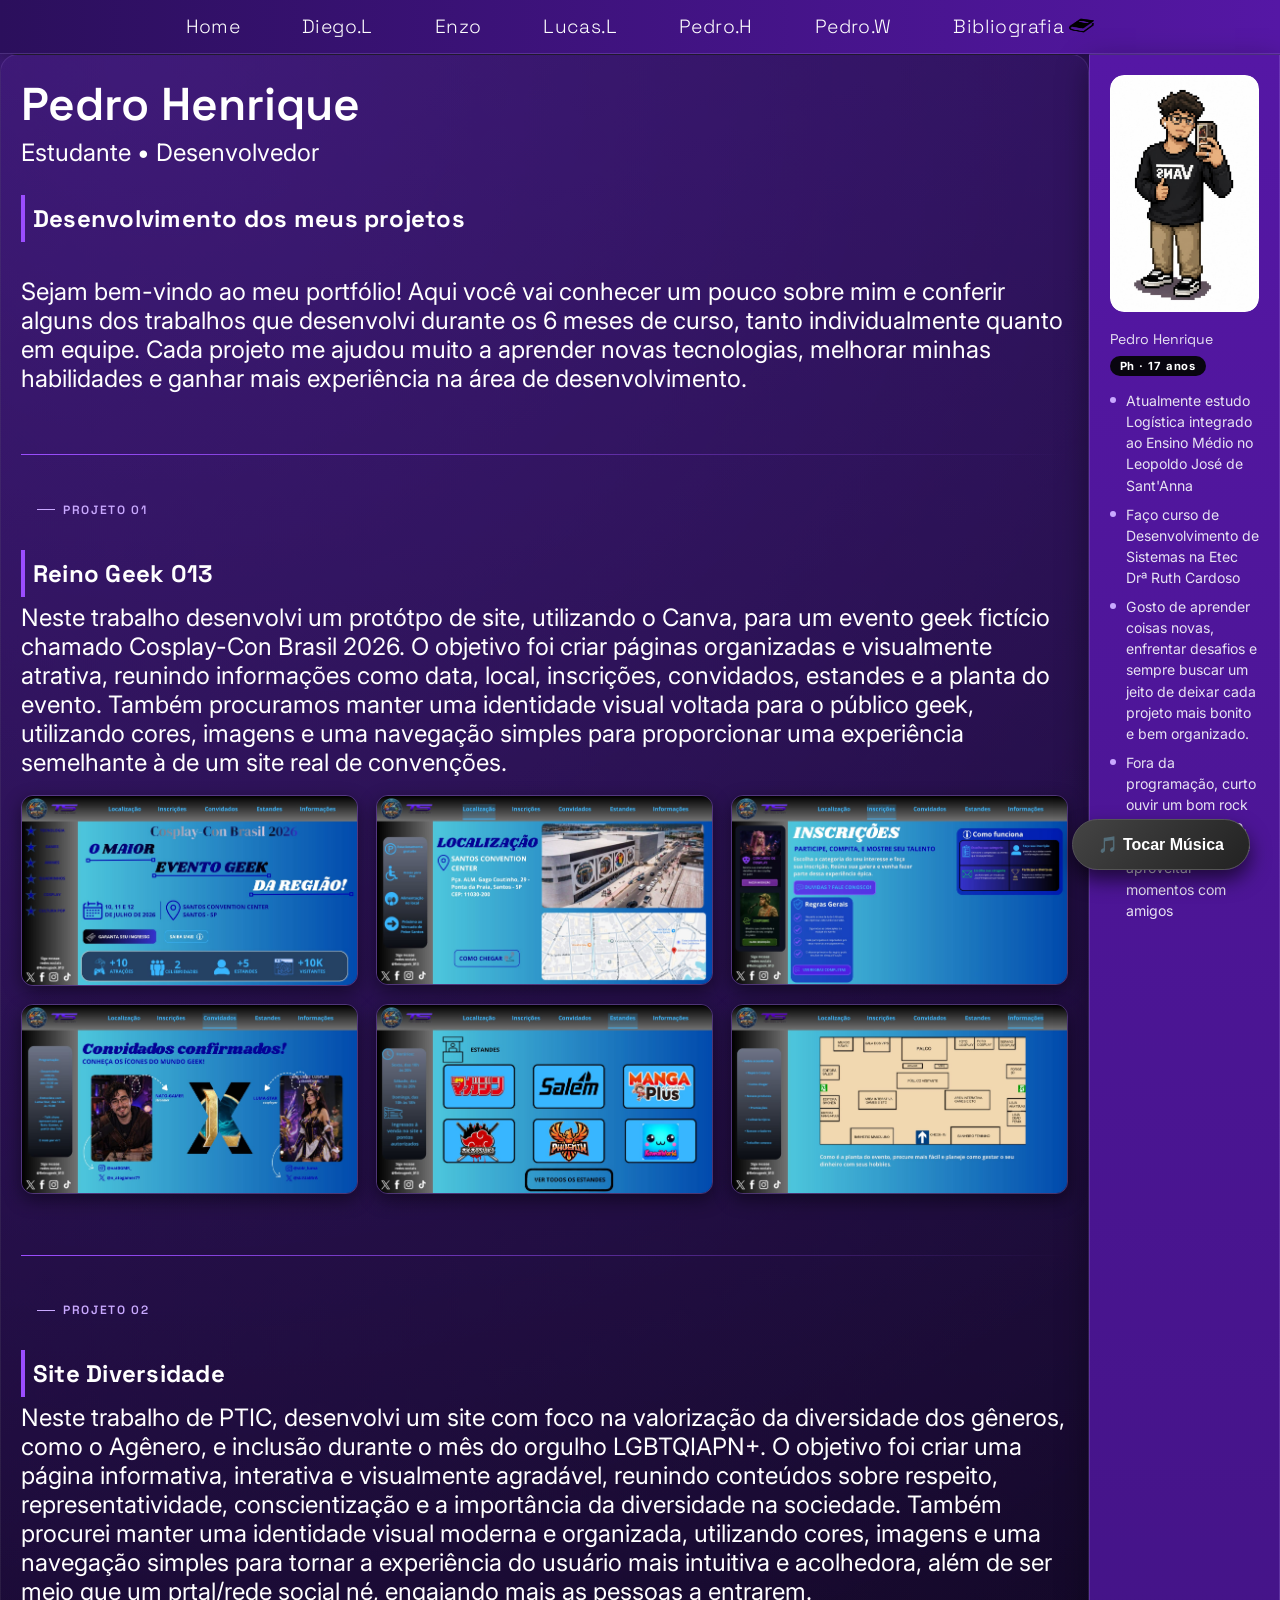
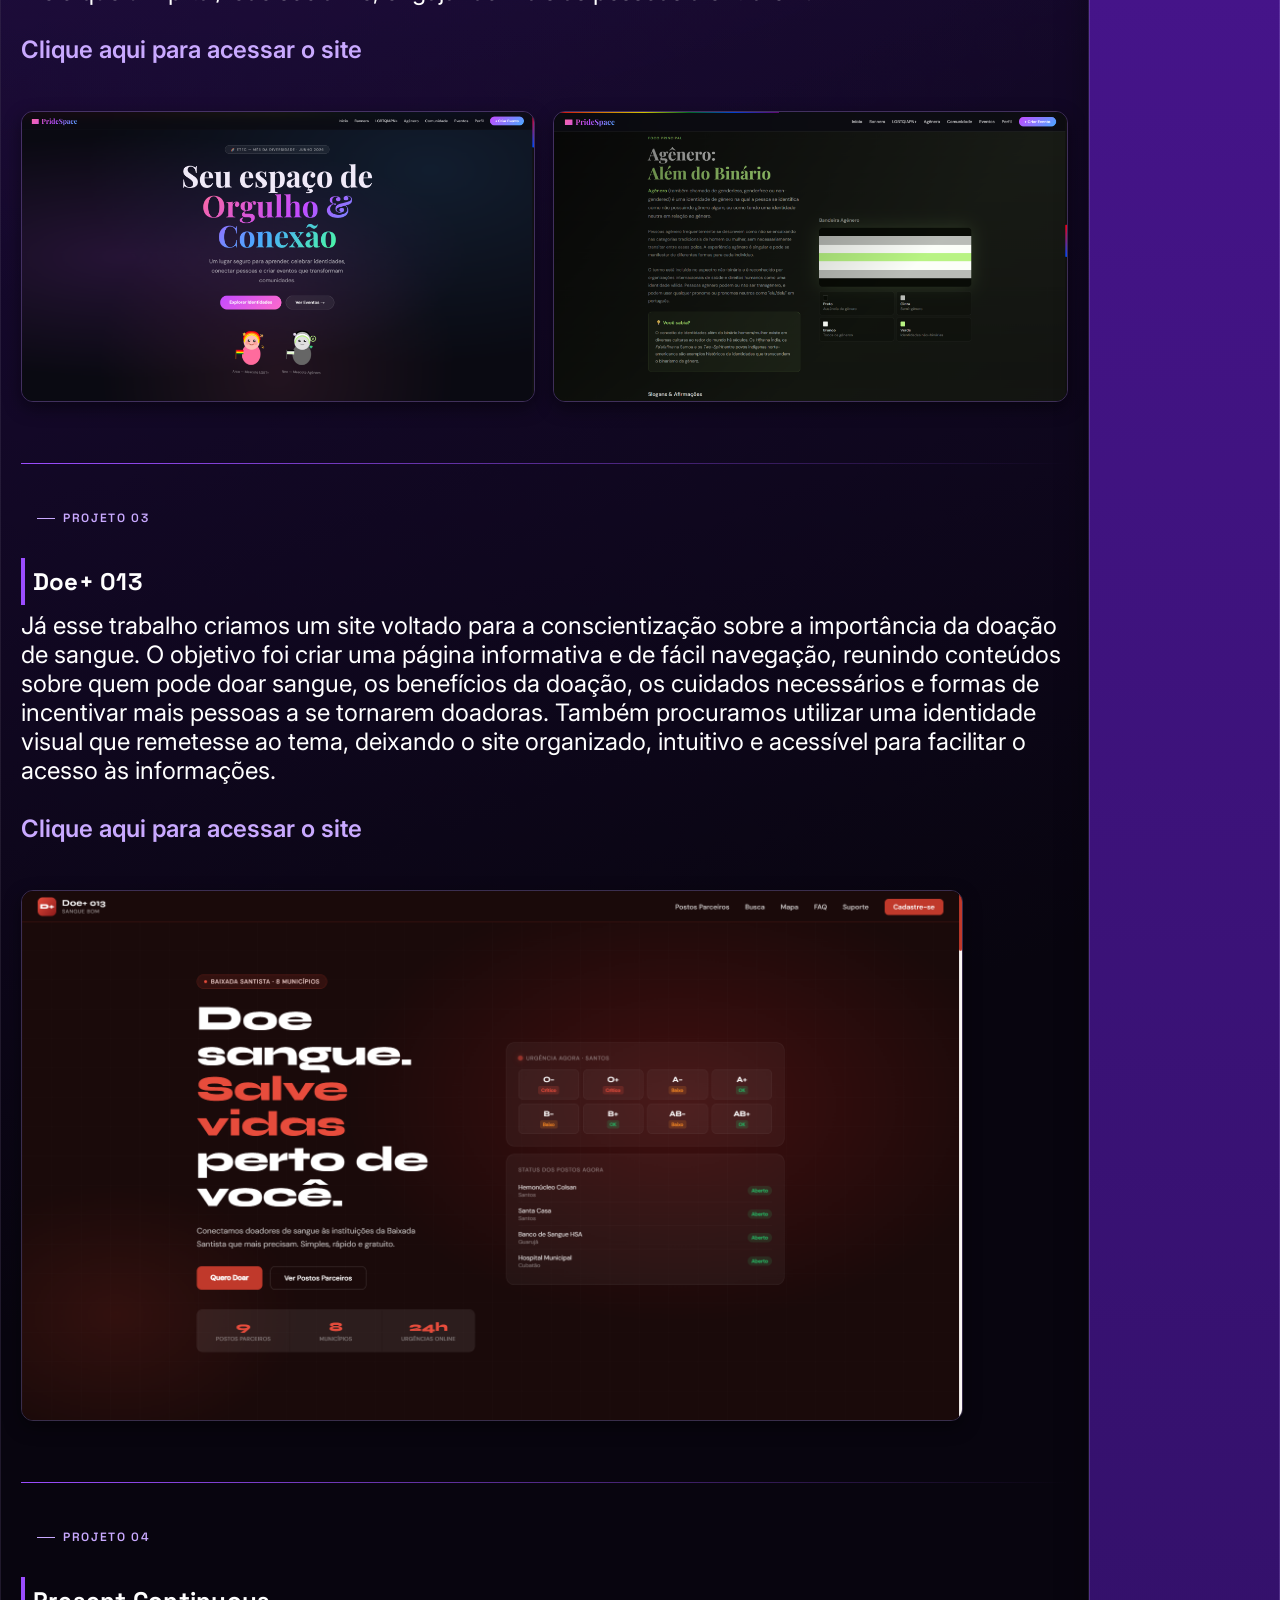
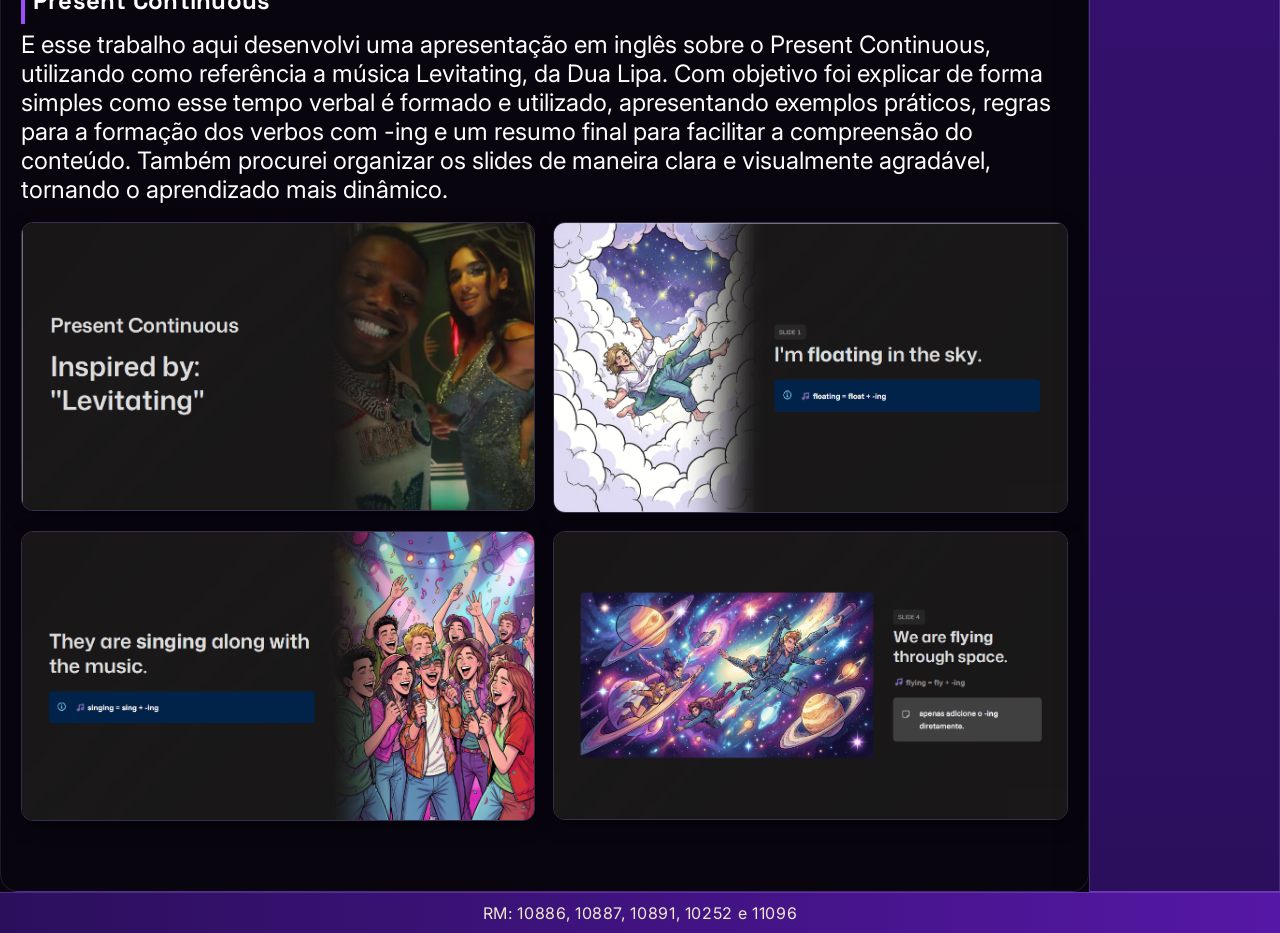
<file: Pedro_Henrique/pag4.html>
<!DOCTYPE html>
<html lang="pt-BR">
<head>
    <meta charset="UTF-8">
    <meta name="viewport" content="width=device-width, initial-scale=1.0">
    <title>Pedro Henrique</title>
    <link rel="preconnect" href="https://fonts.googleapis.com">
    <link rel="stylesheet" href="stylepedroh.css">
    <link rel="stylesheet" href="..\style.css">
</head>
<body>
    
    <nav>

        <ul>
            <li><a href="..\index.html">Home</a></li>
            <li><a href="..\Diego_Luka/pag1.html">Diego.L</a></li>
            <li><a href="..\Enzo/pag2.html">Enzo</a></li>
            <li><a href="..\Lucas_Lima/pag3.html">Lucas.L</a></li>
            <li><a href="..\Pedro_Henrique/pag4.html">Pedro.H</a></li>
            <li><a href="..\Pedro_Wilians/pag5.html">Pedro.W</a></li>
            <li><a href="..\bibliografia/pag6.html">Bibliografia 
            <img src="book.png" alt="Logo" width="25" height="15" class="d-inline-block align-text-top"></a>
            <div class="container-fluid"> </div></li>
        </ul>
    </nav>

    <div class="container">
        <main>

            <section class="perfil">
            <h1>Pedro Henrique</h1>
            <p class="subtitulo">Estudante • Desenvolvedor</p>

            <h2>Desenvolvimento dos meus projetos</h2><br>
            <p>Sejam bem-vindo ao meu portfólio! Aqui você vai conhecer um pouco sobre mim e conferir alguns dos trabalhos que desenvolvi
                 durante os 6 meses de curso, tanto individualmente quanto em equipe. Cada projeto me ajudou muito a aprender novas tecnologias,
                  melhorar minhas habilidades e ganhar mais experiência na área de desenvolvimento.</p><br><hr>

            <span class="eyebrow">Projeto 01</span>
            <h2>Reino Geek 013</h2>

            <p>Neste trabalho desenvolvi um protótpo de site, utilizando o Canva, para um evento geek fictício chamado Cosplay-Con Brasil 2026. 
            O objetivo foi criar páginas organizadas e visualmente atrativa, reunindo informações como data, 
            local, inscrições, convidados, estandes e a planta do evento. Também procuramos manter uma identidade 
            visual voltada para o público geek, utilizando cores, imagens e uma navegação simples para proporcionar 
            uma experiência semelhante à de um site real de convenções.</p>

            <div class="Reinogeek">
                <img src="Geek01.png.jpeg">
                <img src="Geek02.png.jpeg">
                <img src="Geek03.png.jpeg">
            </div>
            <div class="Reinogeek02">
                <img src="Geek04.png.jpeg">
                <img src="Geek05.png.jpeg">
                <img src="Geek06.png.jpeg">
            </div><br><hr>

            <span class="eyebrow">Projeto 02</span>
            <h2>Site Diversidade</h2>

            <p>Neste trabalho de PTIC, desenvolvi um site com foco na valorização da diversidade dos gêneros, como o Agênero, e inclusão durante o mês do orgulho LGBTQIAPN+.
            O objetivo foi criar uma página informativa, interativa e visualmente agradável, reunindo conteúdos sobre respeito, 
            representatividade, conscientização e a importância da diversidade na sociedade. 
            Também procurei manter uma identidade visual moderna e organizada, utilizando cores, imagens e uma navegação simples
            para tornar a experiência do usuário mais intuitiva e acolhedora, além de ser meio que um prtal/rede social né, engajando mais as pessoas a entrarem.</p><br>

            <a href="https://jun-diversidade.vercel.app/" target="_blank">Clique aqui para acessar o site</a><br><br>
            <div class="Diversidade">
                <img src="jundiversidade01.png">
                <img src="jundiversidade02.png">
            </div><br><hr>

            <span class="eyebrow">Projeto 03</span>
            <h2>Doe+ 013</h2>

            <p>Já esse trabalho criamos um site voltado para a conscientização sobre a importância da doação de sangue. 
            O objetivo foi criar uma página informativa e de fácil navegação, reunindo conteúdos sobre quem pode doar sangue,
            os benefícios da doação, os cuidados necessários e formas de incentivar mais pessoas a se tornarem doadoras. 
            Também procuramos utilizar uma identidade visual que remetesse ao tema, deixando o site organizado, intuitivo 
            e acessível para facilitar o acesso às informações.</p><br>

             <a href="https://sanguebom.vercel.app/" target="_blank">Clique aqui para acessar o site</a><br><br>
             <div class="Doemais">
                <img src="Doe+.png">
             </div><br><hr>

            <span class="eyebrow">Projeto 04</span>
            <h2>Present Continuous</h2>

            <p>E esse trabalho aqui desenvolvi uma apresentação em inglês sobre o Present Continuous, utilizando como referência a música Levitating, da Dua Lipa.
            Com objetivo foi explicar de forma simples como esse tempo verbal é formado e utilizado, apresentando exemplos práticos, 
            regras para a formação dos verbos com -ing e um resumo final para facilitar a compreensão do conteúdo. 
            Também procurei organizar os slides de maneira clara e visualmente agradável, tornando o aprendizado mais dinâmico.</p>

            <div class="Present">   
                <img src="pdf1.png">
                <img src="pdf2.png">
                <img src="pdf3.png">
                <img src="pdf4.png">
            </div>

        </main>

        <aside>
            <div class="card">
                <div class="profile-photo">
                    <img src="Pixpedroh.jpeg">
                </div>
                <p class="profile-name">Pedro Henrique</p>
                <span class="profile-tag">Ph · 17 anos</span>
                <ul class="profile-info">
                    <li>Atualmente estudo Logística integrado ao Ensino Médio no Leopoldo José de Sant'Anna</li>
                    <li>Faço curso de Desenvolvimento de Sistemas na Etec Drª Ruth Cardoso</li>
                    <li>Gosto de aprender coisas novas, enfrentar desafios e sempre buscar um jeito de deixar cada projeto mais bonito e bem organizado.</li>
                    <li>Fora da programação, curto ouvir um bom rock nacional e reggae, praticar esportes e aproveitar momentos com amigos</li>
                </ul>
            </div>
        </aside>

    </div>

    <footer>RM: 10886, 10887, 10891, 10252 e 11096</footer>

    <!-- Botão da música -->
<button id="btnMusica" class="musica-btn">
    🎵 Tocar Música
</button>

<!-- Áudio -->
<audio id="musica" loop>
    <source src="musica_fundo_site.mp3" type="audio/mpeg">
    Seu navegador não suporta áudio.
</audio>

<script src="scriptpedroh.js"></script>

</body>
</html>
</file>
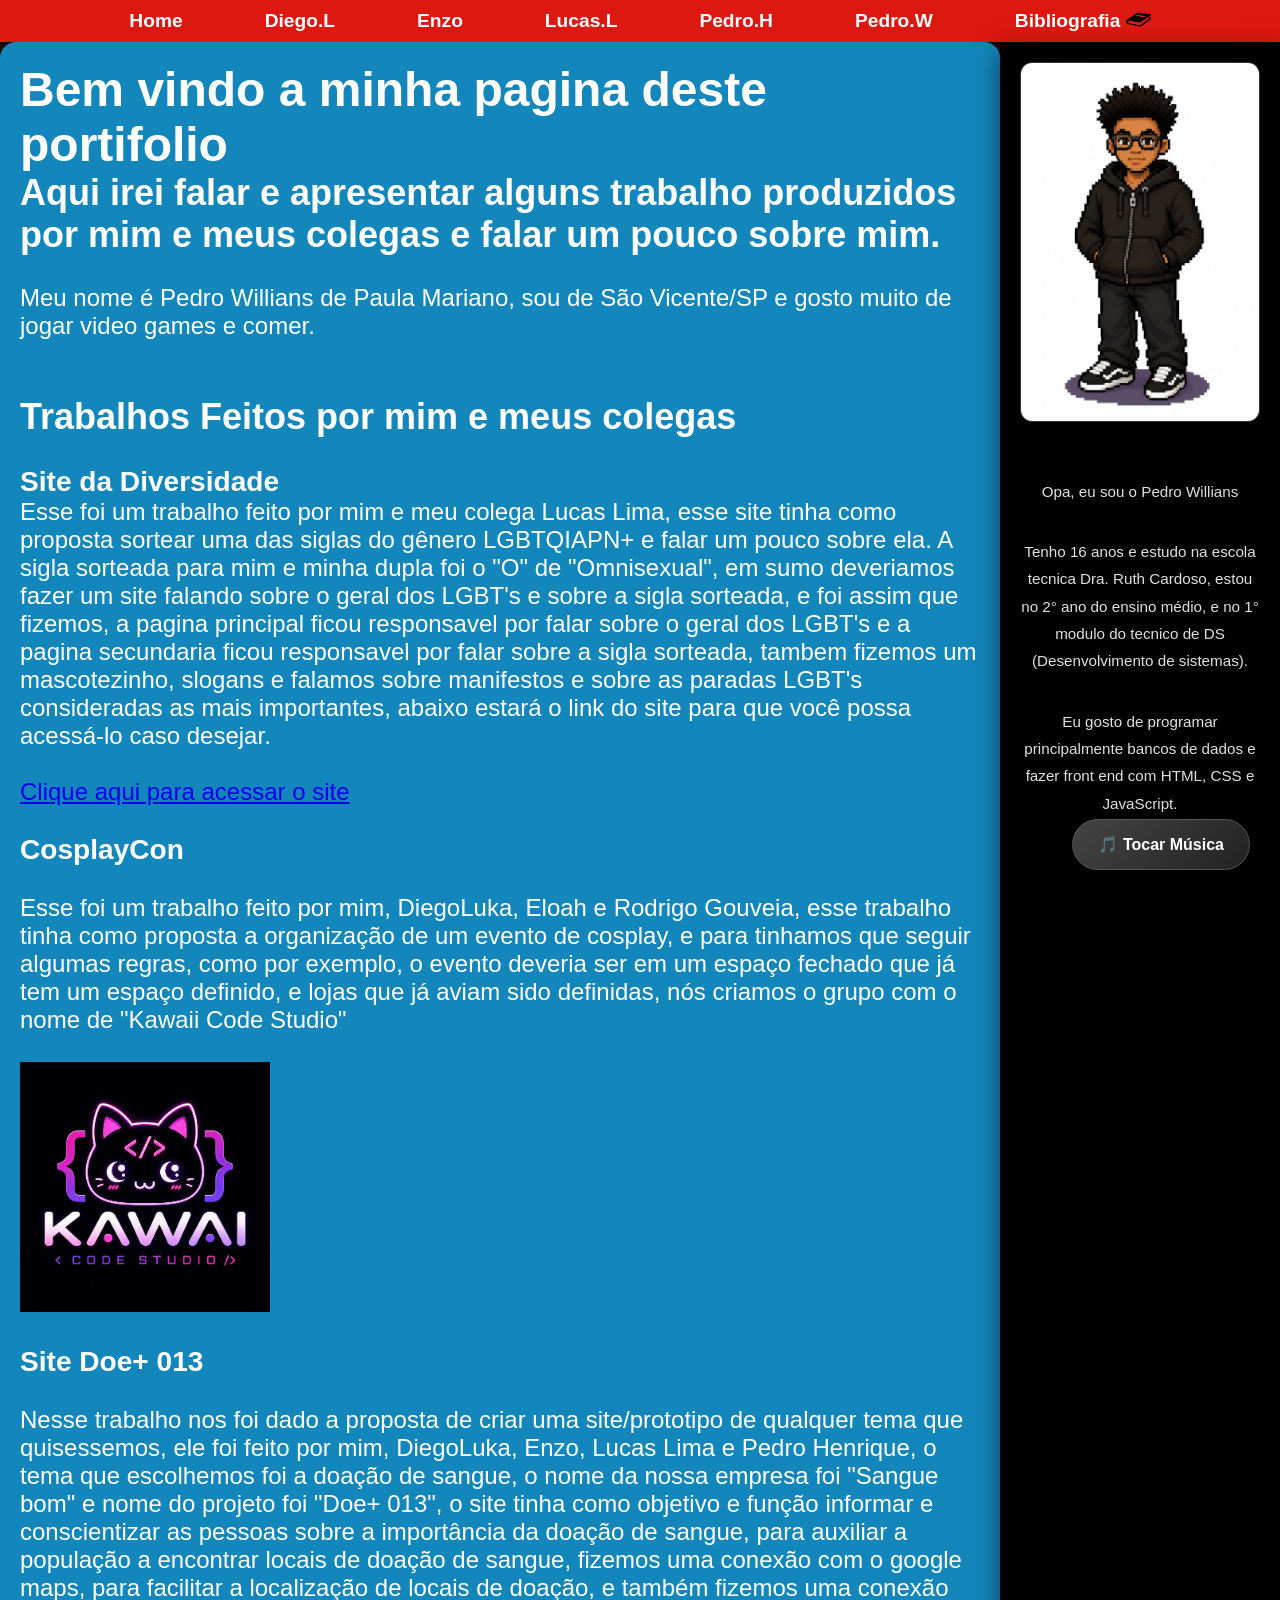
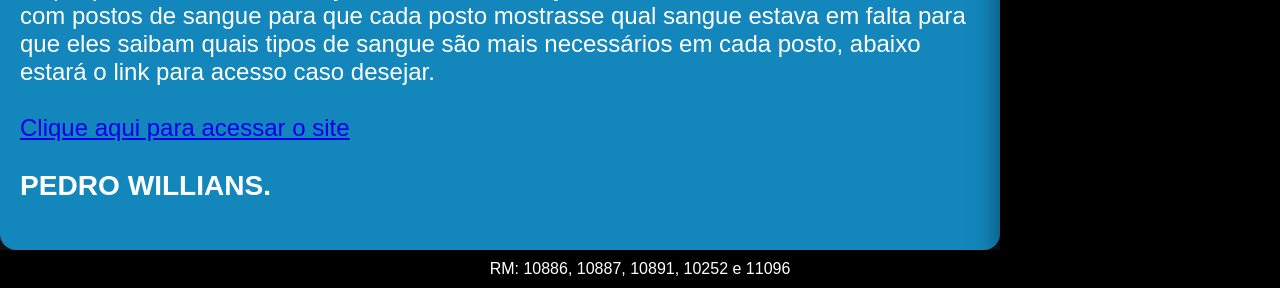
<file: Pedro_Wilians/pag5.html>
<!DOCTYPE html>
<html lang="pt-BR">
<head>
    <meta charset="UTF-8">
    <meta name="viewport" content="width=device-width, initial-scale=1.0">
    <title>Pedro Willians</title>
    <link rel="stylesheet" href="stylepedrow.css">
    <link rel="stylesheet" href="..\style.css">
</head>
<body>
    
    <nav>

        <ul>
            <li><a href="..\index.html">Home</a></li>
            <li><a href="..\Diego_Luka/pag1.html">Diego.L</a></li>
            <li><a href="..\Enzo/pag2.html">Enzo</a></li>
            <li><a href="..\Lucas_Lima/pag3.html">Lucas.L</a></li>
            <li><a href="..\Pedro_Henrique/pag4.html">Pedro.H</a></li>
            <li><a href="..\Pedro_Wilians/pag5.html">Pedro.W</a></li>
            <li><a href="..\bibliografia/pag6.html">Bibliografia 
            <img src="book.png" alt="Logo" width="25" height="15" class="d-inline-block align-text-top"></a>
            <div class="container-fluid"> </div></li>
        </ul>
    </nav>

    <div class="container">
        <main>
            <h1>Bem vindo a minha pagina deste portifolio</h1>
            <h2>Aqui irei falar e apresentar alguns trabalho produzidos por mim e meus colegas e falar um pouco sobre mim.</h2><br>
            Meu nome é Pedro Willians de Paula Mariano, sou de São Vicente/SP e gosto muito de jogar video games e comer.<br><br><br>
            <h2><strong>Trabalhos Feitos por mim e meus colegas</strong></h2><br>
            <h3>Site da Diversidade</h3>
            Esse foi um trabalho feito por mim e meu colega Lucas Lima, esse site tinha como proposta sortear uma das siglas do gênero LGBTQIAPN+ e falar um pouco sobre ela. A sigla sorteada para mim e minha dupla foi o "O" de "Omnisexual", em sumo deveriamos fazer um site falando sobre o geral dos LGBT's e sobre a sigla sorteada, e foi assim que fizemos, a pagina principal ficou responsavel por falar sobre o geral dos LGBT's e a pagina secundaria ficou responsavel por falar sobre a sigla sorteada, tambem fizemos um mascotezinho, slogans e falamos sobre manifestos e sobre as paradas LGBT's consideradas as mais importantes, abaixo estará o link do site para que você possa acessá-lo caso desejar.<br><br>
            <a href="https://junho-diversidade-omnisexual.vercel.app/">Clique aqui para acessar o site</a><br><br>
            <h3>CosplayCon</h3><br>
            Esse foi um trabalho feito por mim, DiegoLuka, Eloah e Rodrigo Gouveia, esse trabalho tinha como proposta a organização de um evento de cosplay, e para tinhamos que seguir algumas regras, como por exemplo, o evento deveria ser em um espaço fechado que já tem um espaço definido, e lojas que já aviam sido definidas, nós criamos o grupo com o nome de "Kawaii Code Studio"<br><br>
            <img src="icon_consplay.png" alt="Logo" width="250" height="250"><br><br>
            <h3>Site Doe+ 013</h3><br>
            Nesse trabalho nos foi dado a proposta de criar uma site/prototipo de qualquer tema que quisessemos, ele foi feito por mim, DiegoLuka, Enzo, Lucas Lima e Pedro Henrique, o tema que escolhemos foi a doação de sangue, o nome da nossa empresa foi "Sangue bom" e nome do projeto foi "Doe+ 013", o site tinha como objetivo e função informar e conscientizar as pessoas sobre a importância da doação de sangue, para auxiliar a população a encontrar locais de doação de sangue, fizemos uma conexão com o google maps, para facilitar a localização de locais de doação, e também fizemos uma conexão com postos de sangue para que cada posto mostrasse qual sangue estava em falta para que eles saibam quais tipos de sangue são mais necessários em cada posto, abaixo estará o link para acesso caso desejar.<br><br>
            <a href="https://sanguebom.vercel.app/">Clique aqui para acessar o site</a><br><br>
            <h3>PEDRO WILLIANS.</h3><br>

        </main>

        <aside>
            <img src="Pixpedrow.jpeg"><br><br>
            <p>Opa, eu sou o Pedro Willians</p> <br>
            <p>Tenho 16 anos e estudo na escola tecnica Dra. Ruth Cardoso, estou no 2° ano do ensino médio, e no 1° modulo do tecnico de DS (Desenvolvimento de sistemas).</p><br>
            <p>Eu gosto de programar principalmente bancos de dados e fazer front end com HTML, CSS e JavaScript.</p><br>
        </aside>

    </div>

    <footer>RM: 10886, 10887, 10891, 10252 e 11096</footer>

        <!-- Botão da música -->
<button id="btnMusica" class="musica-btn">
    🎵 Tocar Música
</button>

<!-- Áudio -->
<audio id="musica" loop>
    <source src="musica_fundo_site.mp3" type="audio/mpeg">
    Seu navegador não suporta áudio.
</audio>

<script src="scriptpedrow.js"></script>

</body>
</html>
</file>
<file: style.css>
*{
    margin: 0; /*reseta o estilo padrão do navegador*/
    padding: 0; 
    box-sizing: border-box; /*significa que a largura e a altura dos elementos incluem o padding e o border, evitando que eles ultrapassem o tamanho definido*/
}

body{
    display: flex; /*Ocupar todo o espaço disponível*/
    flex-direction: column; /*elementos organizados em coluna, um abaixo do outro*/
    min-height: 100vh; /*viewport, mede a altura da tela 100vh =100%*/
    max-width: 1920px; 
    width: 100%;
    margin: 0 auto; /*centraliza horizontal*/
}

header{
    background-color: black;
    color: aliceblue;
    text-align: center;
    padding: 20px; /*recuo interno*/
    font-size: clamp(1.5rem, 4vw, 2.5rem);
}

nav{
    background-color: rgb(221, 24, 17);
    padding: 10px;
}

nav ul{
    list-style-type: none; 
    display: flex;
    justify-content: center;
}

nav li{
    margin: 0 15px; /*baixocima esquerdadireita*/
}

nav a{
    text-decoration: none;
    color: rgb(255, 255, 255);
    font-size:clamp(0.9rem, 2.5vw, 1.2rem);
}

/*clamp - (mínimo, ideal, máximo)
mínimo - nunca maior que isso 
ideal - valor fluido, wv, mede a largura da tela, usa largura relativa da tela
máximo - trava o aumento 
*/
.container{ /*Usando a classe container que está como nome da classe div*/
    display: flex;
    flex: 1;   
    
}


aside img{
    width: 100%;
    height: auto;
}

.insta{
    width: 15px;
}

aside {
    background-color: black;
    color: rgb(255, 255, 255);
    padding: 20px;
    flex: 1;
    order: 2;
}

main {
    background-color: rgb(19, 134, 187);
    padding: 20px;
    color: rgb(255, 255, 255);
    flex: 7;
    font-size: clamp(1.4rem, 2.5vw, 1.5rem);
    order: 1;
}

footer{
    background-color: black;
    color: rgb(255, 255, 255);
    text-align: center;
    padding: 10px;
    font-size: clamp(0.7rem, 2vw, 1rem);
}

.texto-recuado {
  margin-left: 550px; /* Empurra o texto para a direita */
  margin-bottom: 15px; /* Substitui o <br> com um espaçamento melhor embaixo */
}

.musica-btn {
    position: fixed;
    bottom: 30px;
    right: 30px;
    background: linear-gradient(135deg, #444444, #222222); /* Botão em tons escuros premium */
    color: #ffffff !important;
    border: 1px solid #555555;
    border-radius: 50px;
    padding: 15px 25px;
    font-weight: 600;
    font-family: 'Poppins', sans-serif;
    font-size: 16px;
    cursor: pointer;
    box-shadow: 0 10px 20px rgba(0, 0, 0, 0.6);
    transition: all 0.3s ease;
    z-index: 1000;
}

.musica-btn:hover {
    transform: translateY(-3px) scale(1.05);
    box-shadow: 0 15px 25px rgba(255, 255, 255, 0.1);
    background: linear-gradient(135deg, #555555, #333333);
}

@media(max-width:768px){
    body{
        width: 100%;
        padding: 0;
        background-color: black;
    }
    .container{
        flex-direction: column; /*empilhar*/
    }
    anside{
        order: 2;
    }
    main{
        order: 1;
    }
}
</file>
<file: Lucas_Lima/stylelucas.css>
/* Reset básico e Fonte Nova */
* {
    margin: 0;
    padding: 0;
    box-sizing: border-box;
}

body {
    display: flex;
    flex-direction: column;
    min-height: 100vh;
    max-width: 1920px;
    margin: 0 auto;
    font-family: 'Poppins', Arial, sans-serif;
    background: #121212;
    color: #ffffff;
}
nav {
    background: #1a1a1a !important; /* Menu superior escuro */
    padding: 15px 0;
    box-shadow: 0 4px 6px -1px rgba(0, 0, 0, 0.5);
}

nav ul {
    list-style: none;
    display: flex;
    justify-content: center;
    gap: 20px;
    flex-wrap: wrap;
}

nav a {
    color: #ffffff; /* Letras do menu brancas */
    text-decoration: none;
    font-weight: 600;
    padding: 8px 16px;
    border-radius: 6px;
    transition: background-color 0.3s ease, color 0.3s ease;
}

nav a:hover {
    background-color: #333333;
    color: #ffffff;
}

/* Layout Principal */


main {
    flex: 3;
    background: #121212 !important;
    border: none;
    border-radius: 16px;
    padding: 40px;
    order: 2; /* Garante que o conteúdo fique na direita */
}


/* Barra Lateral (Perfil) */
aside {
    flex: 1;
    min-width: 280px; /* Define uma largura mínima pro bloco não espremer muito */
    background: #1e1e1e;
    border: none;
    padding: 30px;
    box-shadow: 0 10px 25px rgba(0, 0, 0, 0.5);
    order: 1; /* Força o aside a ir para a extrema esquerda */
}

aside img {
    width: 100%;
    height: auto;
    object-fit: cover;
    border-radius: 12px; /* Quadrada com cantos levemente suaves */
    margin-bottom: 20px;
    border: 1px solid #333333; /* Borda escura sutil */
    box-shadow: 0 4px 10px rgba(0,0,0,0.3);
    display: block; /* Garante que a foto fique alinhada à esquerda corretamente */
}

aside p {
    line-height: 1.8;
    color: #e0e0e0; /* Texto do perfil cinza claro */
    font-size: 0.95rem;
    text-align: center; /* Garante o alinhamento normal à esquerda */
}


/* Tipografia e Textos */
.perfil { margin-bottom: 50px; }

.perfil h1 {
    font-size: 46px;
    color: #ffffff; /* Título principal branco */
    margin-bottom: 5px;
    font-weight: 600;
}

.subtitulo {
    color: #aaaaaa; /* Subtítulo cinza claro */
    margin-bottom: 25px;
    font-weight: 600;
    font-size: 1.1rem;
}

p {
    line-height: 1.8;
    color: #e0e0e0; /* Parágrafos em tom cinza claro confortável para ler */
    margin-bottom: 15px;
}

strong {
    color: #ffffff; /* Destaques em branco */
}

/* Seções de Projetos */
.projeto { margin-top: 60px; }

.projeto h2 {
    color: #ffffff; /* Título dos projetos branco */
    border-left: 5px solid #ffffff; /* Detalhe lateral branco */
    padding-left: 15px;
    margin-bottom: 25px;
    font-size: 28px;
}

/* Galeria de Imagens */
.galeria-evento {
    display: grid;
    grid-template-columns: repeat(auto-fit, minmax(250px, 1fr));
    gap: 20px;
    margin-top: 25px;
}

.galeria-evento img {
    width: 100%;
    border-radius: 12px;
    box-shadow: 0 4px 6px rgba(0,0,0,0.4);
    border: 1px solid #333333;
    transition: transform 0.3s ease;
}

.galeria-evento img:hover {
    transform: scale(1.03);
}

/* Cartões de Projetos (Links) */
.projeto-card {
    display: flex;
    gap: 25px;
    margin: 25px 0;
    padding: 20px;
    background: #252525; /* Fundo do card ligeiramente mais claro para contraste */
    border: 1px solid #333333;
    border-radius: 16px;
    color: #ffffff;
    text-decoration: none;
    transition: all 0.3s ease;
}

.projeto-card:hover {
    border-color: #ffffff; /* Borda muda para branco no hover */
    box-shadow: 0 15px 30px rgba(255, 255, 255, 0.05);
    transform: translateY(-5px);
}

.projeto-card img {
    width: 300px;
    height: 180px;
    border-radius: 10px;
    object-fit: cover;
    box-shadow: 0 4px 6px rgba(0,0,0,0.4);
    border: 1px solid #333333;
}

.projeto-info {
    display: flex;
    flex-direction: column;
    justify-content: center;
}

.projeto-info h3 {
    margin-bottom: 12px;
    color: #ffffff;
    font-size: 22px;
}

.projeto-info p {
    color: #cccccc;
}

.projeto-info span {
    color: #aaaaaa; /* REMOVIDO AZUL - Texto indicativo agora é cinza claro */
    font-weight: 600;
    margin-top: auto;
    display: inline-block;
    padding-top: 10px;
}

/* Botão de Música Fixo */
.musica-btn {
    position: fixed;
    bottom: 30px;
    right: 30px;
    background: linear-gradient(135deg, #444444, #222222); /* Botão em tons escuros premium */
    color: #ffffff;
    border: 1px solid #555555;
    border-radius: 50px;
    padding: 15px 25px;
    font-weight: 600;
    font-family: 'Poppins', sans-serif;
    font-size: 16px;
    cursor: pointer;
    box-shadow: 0 10px 20px rgba(0, 0, 0, 0.6);
    transition: all 0.3s ease;
    z-index: 1000;
}

.musica-btn:hover {
    transform: translateY(-3px) scale(1.05);
    box-shadow: 0 15px 25px rgba(255, 255, 255, 0.1);
    background: linear-gradient(135deg, #555555, #333333);
}

/* Rodapé */
footer {
    margin-top: auto;
    background: #1a1a1a !important;
    color: #888888 !important;
    text-align: center;
    padding: 25px;
    font-size: 0.9rem;
}

/* Responsividade para Celulares */
@media(max-width: 900px) {
    .container {
        flex-direction: column;
        padding: 20px;
    }
    aside {
        position: static;
        width: 100%;
        order: -1;
    }
    .projeto-card {
        flex-direction: column;
    }
    .projeto-card img {
        width: 100%;
        height: auto;
    }
    .perfil h1 {
        font-size: 34px;
    }
}

/* --- EFEITO DE ZOOM NAS IMAGENS (MODAL) --- */
.modal-zoom {
    display: none; /* Escondido por padrão */
    position: fixed;
    z-index: 2000; /* Fica por cima de tudo, até do botão de música */
    left: 0;
    top: 0;
    width: 100%;
    height: 100%;
    background-color: rgba(0, 0, 0, 0.9); /* Fundo preto semi-transparente */
    backdrop-filter: blur(5px); /* Efeito de desfoque no fundo do site */
    justify-content: center;
    align-items: center;
    cursor: zoom-out;
    opacity: 0;
    transition: opacity 0.3s ease;
}

.modal-zoom.mostrar {
    display: flex;
    opacity: 1;
}

.modal-zoom img {
    max-width: 90%;
    max-height: 85vh;
    border-radius: 8px;
    box-shadow: 0 10px 30px rgba(0, 0, 0, 0.5);
    transform: scale(0.7);
    transition: transform 0.3s ease;
}

.modal-zoom.mostrar img {
    transform: scale(1); /* Animação expandindo a foto */
}

/* Ajuste nas imagens da galeria para mostrar que são clicáveis */
.galeria-evento img {
    cursor: zoom-in;
}
</file>
<file: Diego_Luka/stylediego.css>
/* Reset básico e Fonte Nova */
* {
    margin: 0;
    padding: 0;
    box-sizing: border-box;
}

body {
    display: flex;
    flex-direction: column;
    min-height: 100vh;
    max-width: 1920px;
    margin: 0 auto;
    font-family: 'Poppins', Arial, sans-serif;
    background: #121212;
    color: #ffffff;
}
nav {
    background: #0c1daf ; /* Menu superior escuro */
    padding: 15px 0;
    box-shadow: 0 4px 6px -1px rgba(0, 0, 0, 0.5);
}

nav ul {
    list-style: none;
    display: flex;
    justify-content: center;
    gap: 20px;
    flex-wrap: wrap;
}

nav a {
    color: #ffffff; /* Letras do menu brancas */
    text-decoration: none;
    font-weight: 600;
    padding: 8px 16px;
    border-radius: 6px;
    transition: background-color 0.3s ease, color 0.3s ease;
}

nav a:hover {
    background-color: #333333;
    color: #ffffff;
}

/* Layout Principal */


main {
    flex: 3;
    background: #121212 ;
    border: none;
    border-radius: 16px;
    padding: 40px;
    order: 2; /* Garante que o conteúdo fique na direita */
}


/* Barra Lateral (Perfil) */
aside {
    flex: 1;
    min-width: 10%; /* Define uma largura mínima pro bloco não espremer muito */
    background: #0c1daf;
    border: none;
    padding: 30px;
    box-shadow: 0 10px 25px rgba(0, 0, 0, 0.5);
    width: 10%;
    
}

aside img {
    width: 90%;
    height: auto;
    object-fit: cover;
    border-radius: 12px; /* Quadrada com cantos levemente suaves */
    margin-bottom: 20px;
    border: 1px solid #333333; /* Borda escura sutil */
    box-shadow: 0 4px 10px rgba(0,0,0,0.3);
    display: block; /* Garante que a foto fique alinhada à esquerda corretamente */
}

aside p {
    line-height: 1.8;
    color: #e0e0e0; /* Texto do perfil cinza claro */
    font-size: 0.95rem;
    text-align: center; /* Garante o alinhamento normal à esquerda */
}


/* Tipografia e Textos */
.perfil { margin-bottom: 50px; }

.perfil h1 {
    font-size: 46px;
    color: #ffffff; /* Título principal branco */
    margin-bottom: 5px;
    font-weight: 600;
}

.subtitulo {
    color: #aaaaaa; /* Subtítulo cinza claro */
    margin-bottom: 25px;
    font-weight: 600;
    font-size: 1.1rem;
}

p {
    line-height: 1.8;
    color: #e0e0e0; /* Parágrafos em tom cinza claro confortável para ler */
    margin-bottom: 15px;
}

strong {
    color: #ffffff; /* Destaques em branco */
}

/* Seções de Projetos */
.projeto { margin-top: 60px; }

.projeto h2 {
    color: #ffffff; /* Título dos projetos branco */
    border-left: 5px solid #ffffff; /* Detalhe lateral branco */
    padding-left: 15px;
    margin-bottom: 25px;
    font-size: 28px;
}

/* Galeria de Imagens */
.galeria-evento {
    display: grid;
    grid-template-columns: repeat(auto-fit, minmax(250px, 1fr));
    gap: 20px;
    margin-top: 25px;
}

.galeria-evento img {
    width: 100%;
    border-radius: 12px;
    box-shadow: 0 4px 6px rgba(0,0,0,0.4);
    border: 1px solid #333333;
    transition: transform 0.3s ease;
}

.galeria-evento img:hover {
    transform: scale(1.03);
}

/* Cartões de Projetos (Links) */
.projeto-card {
    display: flex;
    gap: 25px;
    margin: 25px 0;
    padding: 20px;
    background: #252525; /* Fundo do card ligeiramente mais claro para contraste */
    border: 1px solid #333333;
    border-radius: 16px;
    color: #ffffff;
    text-decoration: none;
    transition: all 0.3s ease;
}

.projeto-card:hover {
    border-color: #ffffff; /* Borda muda para branco no hover */
    box-shadow: 0 15px 30px rgba(255, 255, 255, 0.05);
    transform: translateY(-5px);
}

.projeto-card img {
    width: 300px;
    height: 180px;
    border-radius: 10px;
    object-fit: cover;
    box-shadow: 0 4px 6px rgba(0,0,0,0.4);
    border: 1px solid #333333;
}

.projeto-info {
    display: flex;
    flex-direction: column;
    justify-content: center;
}

.projeto-info h3 {
    margin-bottom: 12px;
    color: #ffffff;
    font-size: 22px;
}

.projeto-info p {
    color: #cccccc;
}

.projeto-info span {
    color: #aaaaaa; /* REMOVIDO AZUL - Texto indicativo agora é cinza claro */
    font-weight: 600;
    margin-top: auto;
    display: inline-block;
    padding-top: 10px;
}

/* Botão de Música Fixo */
.musica-btn {
    position: fixed;
    bottom: 30px;
    right: 30px;
    background: linear-gradient(135deg, #444444, #222222); /* Botão em tons escuros premium */
    color: #ffffff;
    border: 1px solid #555555;
    border-radius: 50px;
    padding: 15px 25px;
    font-weight: 600;
    font-family: 'Poppins', sans-serif;
    font-size: 16px;
    cursor: pointer;
    box-shadow: 0 10px 20px rgba(0, 0, 0, 0.6);
    transition: all 0.3s ease;
    z-index: 1000;
}

.musica-btn:hover {
    transform: translateY(-3px) scale(1.05);
    box-shadow: 0 15px 25px rgba(255, 255, 255, 0.1);
    background: linear-gradient(135deg, #555555, #333333);
}

/* Rodapé */
footer {
    margin-top: auto;
    background: #0c1daf ;
    color: #ffffff ;
    text-align: center;
    padding: 25px;
    font-size: 0.9rem;
}

/* Responsividade para Celulares */
@media(max-width: 900px) {
    .container {
        flex-direction: column;
        padding: 20px;
    }
    aside {
        position: static;
        width: 100%;
        order: -1;
    }
    .projeto-card {
        flex-direction: column;
    }
    .projeto-card img {
        width: 100%;
        height: auto;
    }
    .perfil h1 {
        font-size: 34px;
    }
}

/* --- EFEITO DE ZOOM NAS IMAGENS (MODAL) --- */
.modal-zoom {
    display: none; /* Escondido por padrão */
    position: fixed;
    z-index: 2000; /* Fica por cima de tudo, até do botão de música */
    left: 0;
    top: 0;
    width: 100%;
    height: 100%;
    background-color: rgba(0, 0, 0, 0.9); /* Fundo preto semi-transparente */
    backdrop-filter: blur(5px); /* Efeito de desfoque no fundo do site */
    justify-content: center;
    align-items: center;
    cursor: zoom-out;
    opacity: 0;
    transition: opacity 0.3s ease;
}

.modal-zoom.mostrar {
    display: flex;
    opacity: 1;
}

.modal-zoom img {
    max-width: 90%;
    max-height: 85vh;
    border-radius: 8px;
    box-shadow: 0 10px 30px rgba(0, 0, 0, 0.5);
    transform: scale(0.7);
    transition: transform 0.3s ease;
}

.modal-zoom.mostrar img {
    transform: scale(1); /* Animação expandindo a foto */
}

/* Ajuste nas imagens da galeria para mostrar que são clicáveis */
.galeria-evento img {
    cursor: zoom-in;
}

.card1 img{
    border-radius: 10px;
    /*arredondar as bordas*/
    transition: 0.3s;
    /*transição para a mudança da imagem*/
    
}
.card1:hover img {
    transform: scale(1.1);
    /*aumentar em 10% a imagem quando passa o mouse*/
    opacity: 0.9;
    /*opacidade em 90%*/
    box-shadow: 0 0 30px #720964, 0 0 50px #8b0a7a, 0 0 50px #aa0995;
    /*Intensificar a cor do Hover*/
}

.card1 {
    transition: 0.3s;
    display: inline-block;
    width: fit-content;
}

.doe img{
    border-radius: 10px;
    /*arredondar as bordas*/
    transition: 0.3s;
    /*transição para a mudança da imagem*/
    display: inline-block;
    width: fit-content; /*ajusta o tamanho da imagem*/
}
.doe:hover img {
    transform: scale(1.1);
    /*aumentar em 10% a imagem quando passa o mouse*/
    opacity: 0.9;
    /*opacidade em 90%*/
    box-shadow: 0 0 30px #a30808, 0 0 50px #cc0b0b, 0 0 50px #db0909;
    /*Intensificar a cor do Hover*/
}

.doe {
    transition: 0.3s;
    display: inline-block;
    width: fit-content;
}

.card:hover img {
    transform: scale(1.1);
    /*aumentar em 10% a imagem quando passa o mouse*/
    opacity: 0.9;
    /*opacidade em 90%*/
    box-shadow: 0 0 30px #2b9ca8, 0 0 50px #2b9ca8, 0 0 70px #2b9ca8;
    /*Intensificar a cor do Hover*/
}

.card {
    transition: 0.3s;
}

.card img{
    border-radius: 10px;
    /*arredondar as bordas*/
    transition: 0.3s;
    /*transição para a mudança da imagem*/
    display: inline-block;
    
}

.Diversidade{
    display: grid;
    grid-template-columns: repeat(auto-fit, minmax(220px, 1fr));
    gap: 18px;
    margin-top: 18px;
}

.Diversidade img{
    width: 100%;
    border-radius: 12px;
    box-shadow: 0 6px 18px rgba(0,0,0,0.45);
    border: 1px solid var(--card-border);
    transition: transform 0.35s ease, box-shadow 0.35s ease;
}

.Diversidade img:hover{
    transform: scale(1.04) translateY(-4px);
    box-shadow: var(--shadow-glow);
}

.Doemais{
    margin-top: 18px;
}

.Doemais img{
    width: min(1000px, 110%);
    border-radius: 12px;
    box-shadow: 0 6px 18px rgba(0,0,0,0.45);
    border: 1px solid var(--card-border);
    transition: transform 0.35s ease, box-shadow 0.35s ease;
}

.Doemais img:hover{
    transform: scale(1.03);
    box-shadow: var(--shadow-glow);
}
</file>
<file: Enzo/styleenzo.css>
header{
    background-color: grey !important;
    color: rgb(223, 223, 223) !important;
}

body{
    display: flex;
    flex-direction: column;
    min-height: 100vh;
    max-width: 1920px;
    width: 100%;
    margin: 0 auto;

    color: #ececec;

    background:
    radial-gradient(circle at top, rgba(40,255,100,.15), transparent 35%),
    radial-gradient(circle at bottom right, rgba(0,255,120,.08), transparent 30%),
    linear-gradient(180deg,#08110a,#050505);

    font-family: Arial, Helvetica, sans-serif;
}

body::before{
    content:""!important;
    position:fixed!important;
    inset:0!important;
    background-image:
    linear-gradient(rgba(87,255,141,.03) 1px, transparent 1px),
    linear-gradient(90deg, rgba(87,255,141,.03) 1px, transparent 1px)!important;
    background-size:40px 40px!important;
    pointer-events:none!important;
}

main{
    background: rgba(8, 18, 11, 0.88)!important;
    border: 1px solid #2d5f3a!important;
    border-radius: 20px!important;
    backdrop-filter: blur(8px)!important;
    padding: 40px;
}

aside{
    background: rgba(10,20,13,.88)!important;
    border:1px solid #2d5f3a!important;
    border-radius:20px;
}

nav a:hover {
    background-color: #333333;
    color: #ffffff;
}

footer{

    background:#08110a !important;
    border-top:1px solid #2cff70;
    color:#b5ffcb !important;
}

nav{
    background-color: rgb(19, 121, 9) !important;
}

a{
    color: beige;
}

aside img{
    width: 100%;
    height: auto;
}

.musica-btn{
    position: fixed;
    bottom: 20px;
    right: 20px;
    background:#1d7d3b!important;
    color:white;
    box-shadow:0 0 20px rgba(87,255,141,.3)!important;
    border: none;
    border-radius: 8px;
    padding: 12px 18px;
    cursor: pointer;
    font-size: 16px;
    z-index: 9999;
    transition: .3s;
}

.musica-btn:hover{

    background:#2cff70!important;
    color:#000;
}
@media(max-width:768px){

    anside{
        order: 1 !important;
    }
    main{
        order: 2;
    }
}

/* Seções de Projetos */
.projeto {
    margin-top: 60px;
}

    .projeto h2 {
        color: beige; /* Título dos projetos branco */
        border-left: 5px solid #20d11a; /* Detalhe lateral branco */
        padding-left: 15px;
        margin-bottom: 25px;
        font-size: 28px;
    }

/* Galeria de Imagens */
.galeria-evento {
    display: grid;
    grid-template-columns: repeat(auto-fit, minmax(250px, 1fr));
    gap: 20px;
    margin-top: 25px;
}

    .galeria-evento img {
        width: 100%;
        border-radius: 12px;
        box-shadow: 0 4px 6px rgba(0,0,0,0.4);
        border: 1px solid #333333;
        transition: transform 0.3s ease;
    }

        .galeria-evento img:hover {
            transform: scale(1.03);
        }

/* Cartões de Projetos (Links) */
.projeto-card {
    display: flex;
    gap: 25px;
    margin: 25px 0;
    padding: 20px;
    background:#0d1c12;
    border:1px solid #214f30;
    border-radius: 16px;
    color: #ffffff;
    text-decoration: none;
    transition: all 0.3s ease;
}

.projeto-card:hover{
    border-color:#57ff8d!important;
    box-shadow:
    0 0 25px rgba(87,255,141,.2),
    0 10px 30px rgba(0,0,0,.4);
    transform:translateY(-6px);
}

    .projeto-card img {
        width: 300px;
        height: 180px;
        border-radius: 10px;
        object-fit: cover;
        box-shadow: 0 4px 6px rgba(0,0,0,0.4);
        border: 1px solid #333333;
    }

.projeto-info {
    display: flex;
    flex-direction: column;
    justify-content: center;
}

    .projeto-info h3 {
        margin-bottom: 12px;
        color: #ffffff;
        font-size: 22px;
    }

    .projeto-info p {
        color: #cccccc;
    }

    .projeto-info span {
        color: #aaaaaa; /* REMOVIDO AZUL - Texto indicativo agora é cinza claro */
        font-weight: 600;
        margin-top: auto;
        display: inline-block;
        padding-top: 10px;
    }

    /* Responsividade para Celulares */
@media(max-width: 900px) {
    .container {
        flex-direction: column;
        padding: 20px;
    }
    aside {
        position: static;
        width: 100%;
        order: -1;
    }
    .projeto-card {
        flex-direction: column;
    }
    .projeto-card img {
        width: 100%;
        height: auto;
    }
    .perfil h1 {
        font-size: 34px;
    }
}

/* --- EFEITO DE ZOOM NAS IMAGENS (MODAL) --- */
.modal-zoom {
    display: none; /* Escondido por padrão */
    position: fixed;
    z-index: 2000; /* Fica por cima de tudo, até do botão de música */
    left: 0;
    top: 0;
    width: 100%;
    height: 100%;
    background-color: rgba(0, 0, 0, 0.9); /* Fundo preto semi-transparente */
    backdrop-filter: blur(5px); /* Efeito de desfoque no fundo do site */
    justify-content: center;
    align-items: center;
    cursor: zoom-out;
    opacity: 0;
    transition: opacity 0.3s ease;
}

.modal-zoom.mostrar {
    display: flex;
    opacity: 1;
}

.modal-zoom img {
    max-width: 90%;
    max-height: 85vh;
    border-radius: 8px;
    box-shadow: 0 10px 30px rgba(0, 0, 0, 0.5);
    transform: scale(0.7);
    transition: transform 0.3s ease;
}

.modal-zoom.mostrar img {
    transform: scale(1); /* Animação expandindo a foto */
}

/* Ajuste nas imagens da galeria para mostrar que são clicáveis */
.galeria-evento img {
    cursor: zoom-in;
}

.galeria-evento img{
    border:1px solid #295938;
    transition:.35s;
}

.galeria-evento img:hover{
    border-color:#57ff8d!important;
    box-shadow:0 0 20px rgba(87,255,141,.35);
    transform:scale(1.04);
}
</file>
<file: Pedro_Henrique/stylepedroh.css>
/* ============================================================
   Pedro Henrique — Portfólio
   Paleta: roxo profundo + preto (fundo) · lavanda (destaque) · bege (texto)
   Tipografia: Space Grotesk (títulos) + Inter (corpo)
   ============================================================ */

@import url('https://fonts.googleapis.com/css2?family=Space+Grotesk:wght@500;600;700&family=Inter:wght@400;500;600&display=swap');

:root{
    --bg-black: #08050f;
    --purple-deep: #2b0f5c;
    --purple: #5517a5;
    --purple-bright: #9b4dff;
    --lavender: #c9a9ff;
    --beige: #f0e9d2;
    --text-soft: #e7e2f2;
    --card-bg: rgba(255,255,255,0.05);
    --card-border: rgba(201,169,255,0.25);
    --shadow-glow: 0 0 40px rgba(155,77,255,0.25);
}

*{
    box-sizing: border-box;
}

html{
    background: radial-gradient(circle at 15% 0%, rgba(155,77,255,0.18), transparent 45%),
        linear-gradient(160deg, var(--purple-deep) 0%, var(--bg-black) 65%) !important;
}

body{
    display: flex;
    flex-direction: column;
    min-height: 100vh;
    max-width: 1920px;
    width: 100%;
    margin: 0 auto;
    font-family: 'Inter', sans-serif;
    color: var(--text-soft);
    background: radial-gradient(circle at 15% 0%, rgba(155,77,255,0.18), transparent 45%),
        linear-gradient(160deg, var(--purple-deep) 0%, var(--bg-black) 65%) !important;
}

h1, h2, h3, h4{
    font-family: 'Space Grotesk', sans-serif;
}

/* ---------- Header / Nav ---------- */

header{
    background-color: var(--purple-deep) !important;
    color: var(--beige) !important;
}

nav{
    background: linear-gradient(90deg, var(--purple-deep), var(--purple)) !important;
    border-bottom: 1px solid rgba(201,169,255,0.2);
    box-shadow: 0 4px 20px rgba(0,0,0,0.35);
}

nav ul{
    display: flex;
    flex-wrap: wrap;
    align-items: center;
    gap: 4px;
    list-style: none;
    margin: 0;
    padding: 2px 16px;
}

nav ul li{
    display: flex;
    align-items: center;
}

nav a{
    color: var(--beige);
    text-decoration: none;
    font-family: 'Space Grotesk', sans-serif;
    font-weight: 100;
    font-size: 2.95rem;
    letter-spacing: 0.02em;
    padding: 2px 14px;
    border-radius: 8px;
    position: relative;
    transition: 0.25s ease;
}

nav a:hover{
    color: #ffffff;
    background: rgba(255,255,255,0.08);
}

nav a::after{
    content: "";
    position: absolute;
    left: 14px;
    right: 14px;
    bottom: 4px;
    height: 2px;
    background: var(--lavender);
    transform: scaleX(0);
    transform-origin: left;
    transition: transform 0.25s ease;
}

nav a:hover::after{
    transform: scaleX(1);
}

/* ---------- Layout ---------- */



main{
    background: radial-gradient(circle at 15% 0%, rgba(155,77,255,0.18), transparent 45%),
        linear-gradient(160deg, var(--purple-deep) 0%, var(--bg-black) 65%) !important;
    flex: 1 1 640px;
    border-radius: 18px;
    padding: clamp(20px, 3vw, 40px);
    border: 1px solid rgba(201,169,255,0.12);
}

/* ---------- Intro / Hero text ---------- */

main > p{
    line-height: 1.7;
    color: var(--text-soft);
    max-width: 70ch;
}

main hr{
    border: none;
    height: 1px;
    background: linear-gradient(90deg, var(--purple-bright), transparent);
    margin: 32px 0;
}

/* ---------- Headings ---------- */

h2{
    border-left: 4px solid var(--purple-bright);
    color: #ffffff;
    padding: 8px 0 8px 8px;
    margin: 28px 0 6px;
    font-size: 1.5rem;
    letter-spacing: 0.01em;
}

main > h2:first-of-type{
    font-size: clamp(1.6rem, 3vw, 2.1rem);
    border-left-width: 6px;
}

.eyebrow{
    display: inline-flex;
    align-items: center;
    gap: 8px;
    font-family: 'Space Grotesk', sans-serif;
    font-size: 0.75rem;
    font-weight: 600;
    letter-spacing: 0.14em;
    text-transform: uppercase;
    color: var(--lavender);
    margin: 0 0 4px 16px;
}

.eyebrow::before{
    content: "";
    width: 18px;
    height: 1px;
    background: var(--lavender);
    display: inline-block;
}

/* ---------- Project links ---------- */

main a{
    color: var(--lavender);
    text-decoration: none;
    font-weight: 600;
    border-bottom: 1px solid transparent;
    transition: 0.2s ease;
}

main a:hover{
    color: #ffffff;
    border-bottom-color: var(--lavender);
}

/* ---------- Image grids ---------- */

.Reinogeek,
.Reinogeek02,
.Diversidade{
    display: grid;
    grid-template-columns: repeat(auto-fit, minmax(220px, 1fr));
    gap: 18px;
    margin-top: 18px;
}

.Reinogeek img,
.Reinogeek02 img,
.Diversidade img{
    width: 100%;
    border-radius: 12px;
    box-shadow: 0 6px 18px rgba(0,0,0,0.45);
    border: 1px solid var(--card-border);
    transition: transform 0.35s ease, box-shadow 0.35s ease;
}

.Reinogeek img:hover,
.Reinogeek02 img:hover,
.Diversidade img:hover{
    transform: scale(1.04) translateY(-4px);
    box-shadow: var(--shadow-glow);
}

.Doemais{
    display: flex;
    margin-top: 18px;
}

.Doemais img{
    width: min(1000px, 90%);
    border-radius: 12px;
    box-shadow: 0 6px 18px rgba(0,0,0,0.45);
    border: 1px solid var(--card-border);
    transition: transform 0.35s ease, box-shadow 0.35s ease;
}

.Doemais img:hover{
    transform: scale(1.03);
    box-shadow: var(--shadow-glow);
}

/* ---------- PresentContinuous ---------- */

.Present{
    display: grid;
    grid-template-columns: repeat(2, 1fr);
    gap: 18px;
    margin-top: 18px;
}

.Present img{
    width: 100%;
    border-radius: 12px;
    box-shadow: 0 6px 18px rgba(0,0,0,0.45);
    border: 1px solid var(--card-border);
    transition: transform 0.35s ease, box-shadow 0.35s ease;
}

.Present img:hover{
    transform: scale(1.03);
    box-shadow: var(--shadow-glow);
}

@media(max-width:600px){
    .Present{
        grid-template-columns: 1fr;
    }
}

/* ---------- Aside / Profile card ---------- */

aside{
    background: linear-gradient(180deg, var(--purple), var(--purple-deep)) !important;
    flex: 0 1 300px;
    padding: 24px;
    top: 20px;
    border: 1px solid rgba(201,169,255,0.2);
    box-shadow: 0 10px 30px rgba(0,0,0,0.4);
}

.card{
    max-width: 100%;
    margin: 0;
}

.profile-photo{
    position: relative;
    border-radius: 14px;
    overflow: hidden;
    margin-bottom: 16px;
}

.card img{
    width: 100%;
    height: auto;
    display: block;
    border-radius: 14px;
    transition: transform 0.4s ease;
}

.card:hover img{
    transform: scale(1.06);
}

.profile-name{
    font-family: 'Space Grotesk', sans-serif;
    font-size: 1.3rem;
    color: #ffffff;
    margin: 0 0 4px;
}

.profile-tag{
    display: inline-block;
    font-size: 0.7rem;
    font-weight: 700;
    letter-spacing: 0.08em;
    color: var(--white);
    background: var(--bg-black);
    padding: 3px 10px;
    border-radius: 999px;
    margin-bottom: 14px;
}

.profile-info{
    list-style: none;
    margin: 0 0 14px;
    padding: 0;
    display: flex;
    flex-direction: column;
    gap: 8px;
}

.profile-info li{
    font-size: 0.88rem;
    line-height: 1.5;
    padding-left: 16px;
    position: relative;
    color: var(--text-soft);
}

.profile-info li::before{
    content: "";
    position: absolute;
    left: 0;
    top: 7px;
    width: 6px;
    height: 6px;
    border-radius: 50%;
    background: var(--lavender);
}

.card p{
    font-size: 0.88rem;
    line-height: 1.6;
    color: var(--text-soft);
    transition: transform 0.3s ease;
}

.card:hover p{
    transform: translateY(4px);
}

/* ---------- Zoom / Lightbox de imagens ---------- */

/* deixa claro que a imagem é clicável */
.Reinogeek img,
.Reinogeek02 img,
.Diversidade img,
.Doemais img,
.Present img,
.card img{
    cursor: zoom-in;
}

/* overlay escuro que cobre a tela */
.lightbox-overlay{
    position: fixed;
    inset: 0;
    background: rgba(8,5,15,0.85);
    display: flex;
    align-items: center;
    justify-content: center;
    padding: 24px;
    z-index: 10000;
    opacity: 0;
    pointer-events: none;
    transition: opacity 0.3s ease;
}

.lightbox-overlay.active{
    opacity: 1;
    pointer-events: auto;
}

.lightbox-overlay img{
    max-width: 90vw;
    max-height: 90vh;
    border-radius: 12px;
    box-shadow: var(--shadow-glow);
    cursor: zoom-out;
    transform: scale(0.9);
    transition: transform 0.3s ease;
}

.lightbox-overlay.active img{
    transform: scale(1);
}

@media (prefers-reduced-motion: reduce){
    .lightbox-overlay,
    .lightbox-overlay img{
        transition: none !important;
    }
}

/* ---------- Footer ---------- */

footer{
    background: linear-gradient(90deg, var(--purple-deep), var(--purple)) !important;
    color: var(--beige) !important;
    text-align: center;
    font-size: 0.85rem;
    letter-spacing: 0.04em;
    padding: 16px;
    border-top: 1px solid rgba(201,169,255,0.2);
}

/* ---------- Music button ---------- */

.musica-btn{
    position: fixed;
    bottom: 20px;
    right: 20px;

    background: linear-gradient(135deg, var(--purple-bright), var(--purple));
    color: white;

    border: none;
    border-radius: 999px;

    padding: 12px 20px;

    cursor: pointer;

    font-family: 'Space Grotesk', sans-serif;
    font-weight: 600;
    font-size: 15px;

    z-index: 9999;

    box-shadow: 0 6px 20px rgba(155,77,255,0.4);
    transition: .3s;
}

.musica-btn:hover{
    transform: translateY(-2px);
    box-shadow: 0 10px 26px rgba(155,77,255,0.55);
}

.perfil { margin-bottom: 50px; }

.perfil h1 {
    font-size: 46px;
    color: #ffffff; /* Título principal branco */
    margin-bottom: 5px;
    font-weight: 600;
}

/* ---------- Responsive ---------- */

@media(max-width:900px){
    .container{
        flex-direction: column;
    }
    aside{
        position: static;
        flex: 1 1 auto;
    }
}

@media(max-width:768px){
    aside{
        order: 1 !important;
    }
    main{
        order: 2;
    }
    nav ul{
        justify-content: center;
    }
}

@media (prefers-reduced-motion: reduce){
    *{
        transition: none !important;
    }
}
</file>
<file: Pedro_Wilians/stylepedrow.css>
/* Reset básico e Fonte Nova */
* {
    margin: 0;
    padding: 0;
    box-sizing: border-box;
}

body {
    display: flex;
    flex-direction: column;
    min-height: 100vh;
    max-width: 1920px;
    margin: 0 auto;
    font-family: 'Poppins', Arial, sans-serif;
    background: #121212;
    color: #ffffff;
}
nav {
    background: #1a1a1a ; /* Menu superior escuro */
    padding: 15px 0;
    box-shadow: 0 4px 6px -1px rgba(0, 0, 0, 0.5);
}

nav ul {
    list-style: none;
    display: flex;
    justify-content: center;
    gap: 20px;
    flex-wrap: wrap;
}

nav a {
    color: #ffffff; /* Letras do menu brancas */
    text-decoration: none;
    font-weight: 600;
    padding: 8px 16px;
    border-radius: 6px;
    transition: background-color 0.3s ease, color 0.3s ease;
}

nav a:hover {
    background-color: #333333;
    color: #ffffff;
}

/* Layout Principal */


main {
    flex: 3;
    background: #121212 ;
    border: none;
    border-radius: 16px;
    padding: 40px;
    order: 2; /* Garante que o conteúdo fique na direita */
}


/* Barra Lateral (Perfil) */
aside {
    flex: 1;
    min-width: 280px; /* Define uma largura mínima pro bloco não espremer muito */
    background: #1e1e1e;
    border: none;
    padding: 30px;
    box-shadow: 0 10px 25px rgba(0, 0, 0, 0.5);
    order: 1; /* Força o aside a ir para a extrema esquerda */
}

aside img {
    width: 100%;
    height: auto;
    object-fit: cover;
    border-radius: 12px; /* Quadrada com cantos levemente suaves */
    margin-bottom: 20px;
    border: 1px solid #333333; /* Borda escura sutil */
    box-shadow: 0 4px 10px rgba(0,0,0,0.3);
    display: block; /* Garante que a foto fique alinhada à esquerda corretamente */
}

aside p {
    line-height: 1.8;
    color: #e0e0e0; /* Texto do perfil cinza claro */
    font-size: 0.95rem;
    text-align: center; /* Garante o alinhamento normal à esquerda */
}


/* Tipografia e Textos */
.perfil { margin-bottom: 50px; }

.perfil h1 {
    font-size: 46px;
    color: #ffffff; /* Título principal branco */
    margin-bottom: 5px;
    font-weight: 600;
}

.subtitulo {
    color: #aaaaaa; /* Subtítulo cinza claro */
    margin-bottom: 25px;
    font-weight: 600;
    font-size: 1.1rem;
}

p {
    line-height: 1.8;
    color: #e0e0e0; /* Parágrafos em tom cinza claro confortável para ler */
    margin-bottom: 15px;
}

strong {
    color: #ffffff; /* Destaques em branco */
}

/* Seções de Projetos */
.projeto { margin-top: 60px; }

.projeto h2 {
    color: #ffffff; /* Título dos projetos branco */
    border-left: 5px solid #ffffff; /* Detalhe lateral branco */
    padding-left: 15px;
    margin-bottom: 25px;
    font-size: 28px;
}

/* Galeria de Imagens */
.galeria-evento {
    display: grid;
    grid-template-columns: repeat(auto-fit, minmax(250px, 1fr));
    gap: 20px;
    margin-top: 25px;
}

.galeria-evento img {
    width: 100%;
    border-radius: 12px;
    box-shadow: 0 4px 6px rgba(0,0,0,0.4);
    border: 1px solid #333333;
    transition: transform 0.3s ease;
}

.galeria-evento img:hover {
    transform: scale(1.03);
}

/* Cartões de Projetos (Links) */
.projeto-card {
    display: flex;
    gap: 25px;
    margin: 25px 0;
    padding: 20px;
    background: #252525; /* Fundo do card ligeiramente mais claro para contraste */
    border: 1px solid #333333;
    border-radius: 16px;
    color: #ffffff;
    text-decoration: none;
    transition: all 0.3s ease;
}

.projeto-card:hover {
    border-color: #ffffff; /* Borda muda para branco no hover */
    box-shadow: 0 15px 30px rgba(255, 255, 255, 0.05);
    transform: translateY(-5px);
}

.projeto-card img {
    width: 300px;
    height: 180px;
    border-radius: 10px;
    object-fit: cover;
    box-shadow: 0 4px 6px rgba(0,0,0,0.4);
    border: 1px solid #333333;
}

.projeto-info {
    display: flex;
    flex-direction: column;
    justify-content: center;
}

.projeto-info h3 {
    margin-bottom: 12px;
    color: #ffffff;
    font-size: 22px;
}

.projeto-info p {
    color: #cccccc;
}

.projeto-info span {
    color: #aaaaaa; /* REMOVIDO AZUL - Texto indicativo agora é cinza claro */
    font-weight: 600;
    margin-top: auto;
    display: inline-block;
    padding-top: 10px;
}

/* Botão de Música Fixo */
.musica-btn {
    position: fixed;
    bottom: 30px;
    right: 30px;
    background: linear-gradient(135deg, #444444, #222222); /* Botão em tons escuros premium */
    color: #ffffff;
    border: 1px solid #555555;
    border-radius: 50px;
    padding: 15px 25px;
    font-weight: 600;
    font-family: 'Poppins', sans-serif;
    font-size: 16px;
    cursor: pointer;
    box-shadow: 0 10px 20px rgba(0, 0, 0, 0.6);
    transition: all 0.3s ease;
    z-index: 1000;
}

.musica-btn:hover {
    transform: translateY(-3px) scale(1.05);
    box-shadow: 0 15px 25px rgba(255, 255, 255, 0.1);
    background: linear-gradient(135deg, #555555, #333333);
}

/* Rodapé */
footer {
    margin-top: auto;
    background: #1a1a1a ;
    color: #888888 ;
    text-align: center;
    padding: 25px;
    font-size: 0.9rem;
}

/* Responsividade para Celulares */
@media(max-width: 900px) {
    .container {
        flex-direction: column;
        padding: 20px;
    }
    aside {
        position: static;
        width: 100%;
        order: -1;
    }
    .projeto-card {
        flex-direction: column;
    }
    .projeto-card img {
        width: 100%;
        height: auto;
    }
    .perfil h1 {
        font-size: 34px;
    }
}

/* --- EFEITO DE ZOOM NAS IMAGENS (MODAL) --- */
.modal-zoom {
    display: none; /* Escondido por padrão */
    position: fixed;
    z-index: 2000; /* Fica por cima de tudo, até do botão de música */
    left: 0;
    top: 0;
    width: 100%;
    height: 100%;
    background-color: rgba(0, 0, 0, 0.9); /* Fundo preto semi-transparente */
    backdrop-filter: blur(5px); /* Efeito de desfoque no fundo do site */
    justify-content: center;
    align-items: center;
    cursor: zoom-out;
    opacity: 0;
    transition: opacity 0.3s ease;
}

.modal-zoom.mostrar {
    display: flex;
    opacity: 1;
}

.modal-zoom img {
    max-width: 90%;
    max-height: 85vh;
    border-radius: 8px;
    box-shadow: 0 10px 30px rgba(0, 0, 0, 0.5);
    transform: scale(0.7);
    transition: transform 0.3s ease;
}

.modal-zoom.mostrar img {
    transform: scale(1); /* Animação expandindo a foto */
}

/* Ajuste nas imagens da galeria para mostrar que são clicáveis */
.galeria-evento img {
    cursor: zoom-in;
}
</file>
